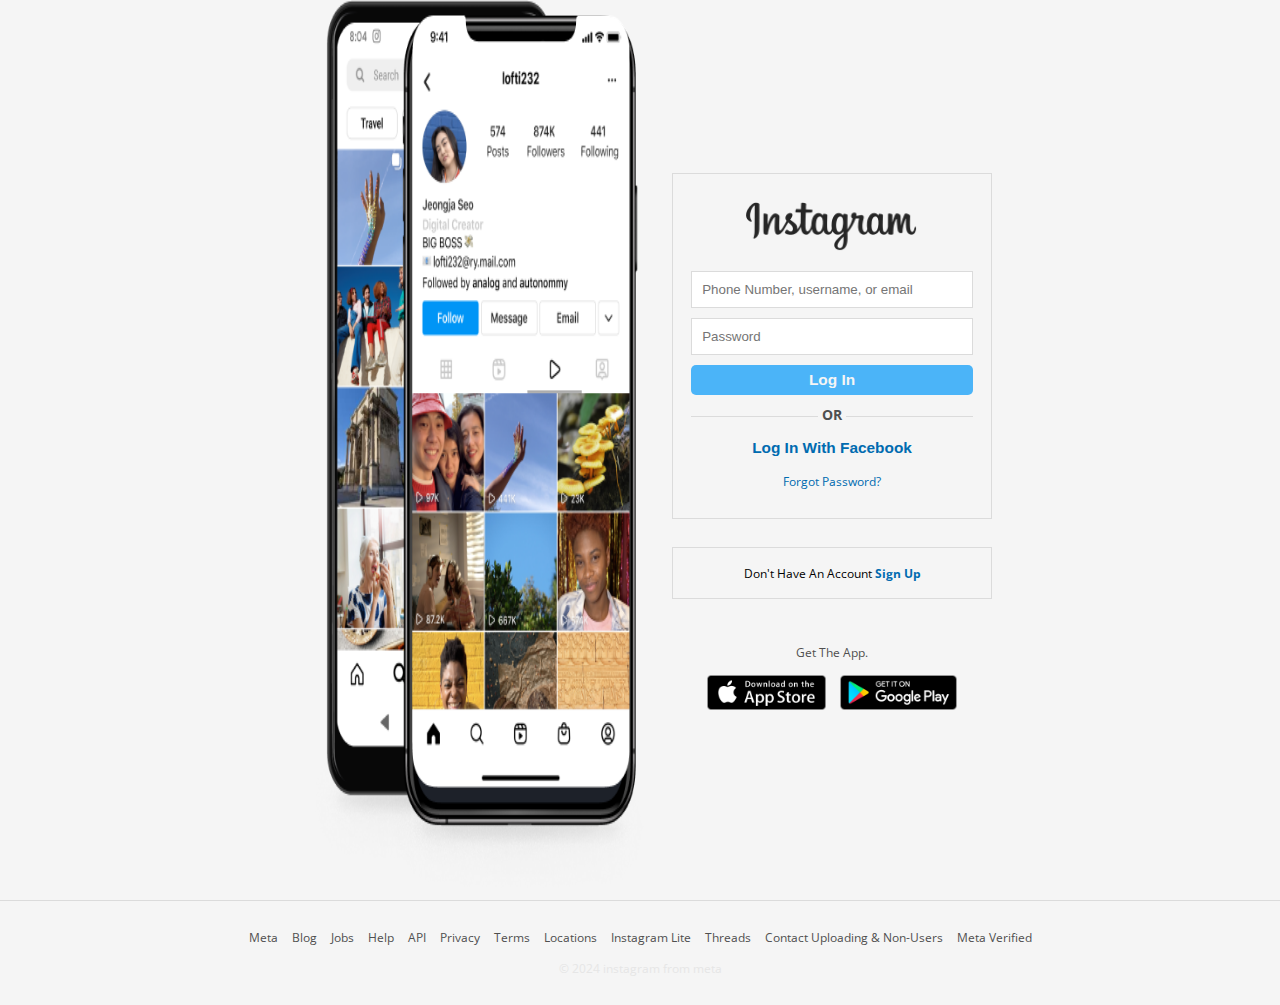
<file: index.html>
<!DOCTYPE html>
<html lang="en">
  <head>
    <meta charset="UTF-8" />
    <meta name="viewport" content="width=device-width, initial-scale=1.0" />
    <title>Instagram</title>
    <!-- ====================== custom css ====================== -->
    <link rel="stylesheet" href="css/style.css" />
    <!-- ====================== fontawesome icons ====================== -->
    <link
      rel="stylesheet"
      href="https://cdnjs.cloudflare.com/ajax/libs/font-awesome/6.4.0/css/all.min.css"
      integrity="sha512-iecdLmaskl7CVkqkXNQ/ZH/XLlvWZOJyj7Yy7tcenmpD1ypASozpmT/E0iPtmFIB46ZmdtAc9eNBvH0H/ZpiBw=="
      crossorigin="anonymous"
      referrerpolicy="no-referrer"
    />
    <!-- ====================== favicon ====================== -->
    <link rel="icon" href="images/favicon.png" type="image/x-icon" />
  </head>
  <body>
    <div class="parentcontainer">
      <!-- ====================== instagram sidebar logo ====================== -->
      <aside class="sidebarmenu">
        <div class="sidebarmenuinner">
          <a href="https://instagram.com" class="sidebarinstagramlogo"
            ><svg
              aria-label="Instagram"
              class="x1lliihq x1n2onr6 x5n08af"
              fill="currentColor"
              height="29"
              role="img"
              viewBox="32 4 113 32"
              width="103"
            >
              <title>instagram</title>
              <path
                clip-rule="evenodd"
                d="M37.82 4.11c-2.32.97-4.86 3.7-5.66 7.13-1.02 4.34 3.21 6.17 3.56 5.57.4-.7-.76-.94-1-3.2-.3-2.9 1.05-6.16 2.75-7.58.32-.27.3.1.3.78l-.06 14.46c0 3.1-.13 4.07-.36 5.04-.23.98-.6 1.64-.33 1.9.32.28 1.68-.4 2.46-1.5a8.13 8.13 0 0 0 1.33-4.58c.07-2.06.06-5.33.07-7.19 0-1.7.03-6.71-.03-9.72-.02-.74-2.07-1.51-3.03-1.1Zm82.13 14.48a9.42 9.42 0 0 1-.88 3.75c-.85 1.72-2.63 2.25-3.39-.22-.4-1.34-.43-3.59-.13-5.47.3-1.9 1.14-3.35 2.53-3.22 1.38.13 2.02 1.9 1.87 5.16ZM96.8 28.57c-.02 2.67-.44 5.01-1.34 5.7-1.29.96-3 .23-2.65-1.72.31-1.72 1.8-3.48 4-5.64l-.01 1.66Zm-.35-10a10.56 10.56 0 0 1-.88 3.77c-.85 1.72-2.64 2.25-3.39-.22-.5-1.69-.38-3.87-.13-5.25.33-1.78 1.12-3.44 2.53-3.44 1.38 0 2.06 1.5 1.87 5.14Zm-13.41-.02a9.54 9.54 0 0 1-.87 3.8c-.88 1.7-2.63 2.24-3.4-.23-.55-1.77-.36-4.2-.13-5.5.34-1.95 1.2-3.32 2.53-3.2 1.38.14 2.04 1.9 1.87 5.13Zm61.45 1.81c-.33 0-.49.35-.61.93-.44 2.02-.9 2.48-1.5 2.48-.66 0-1.26-1-1.42-3-.12-1.58-.1-4.48.06-7.37.03-.59-.14-1.17-1.73-1.75-.68-.25-1.68-.62-2.17.58a29.65 29.65 0 0 0-2.08 7.14c0 .06-.08.07-.1-.06-.07-.87-.26-2.46-.28-5.79 0-.65-.14-1.2-.86-1.65-.47-.3-1.88-.81-2.4-.2-.43.5-.94 1.87-1.47 3.48l-.74 2.2.01-4.88c0-.5-.34-.67-.45-.7a9.54 9.54 0 0 0-1.8-.37c-.48 0-.6.27-.6.67 0 .05-.08 4.65-.08 7.87v.46c-.27 1.48-1.14 3.49-2.09 3.49s-1.4-.84-1.4-4.68c0-2.24.07-3.21.1-4.83.02-.94.06-1.65.06-1.81-.01-.5-.87-.75-1.27-.85-.4-.09-.76-.13-1.03-.11-.4.02-.67.27-.67.62v.55a3.71 3.71 0 0 0-1.83-1.49c-1.44-.43-2.94-.05-4.07 1.53a9.31 9.31 0 0 0-1.66 4.73c-.16 1.5-.1 3.01.17 4.3-.33 1.44-.96 2.04-1.64 2.04-.99 0-1.7-1.62-1.62-4.4.06-1.84.42-3.13.82-4.99.17-.8.04-1.2-.31-1.6-.32-.37-1-.56-1.99-.33-.7.16-1.7.34-2.6.47 0 0 .05-.21.1-.6.23-2.03-1.98-1.87-2.69-1.22-.42.39-.7.84-.82 1.67-.17 1.3.9 1.91.9 1.91a22.22 22.22 0 0 1-3.4 7.23v-.7c-.01-3.36.03-6 .05-6.95.02-.94.06-1.63.06-1.8 0-.36-.22-.5-.66-.67-.4-.16-.86-.26-1.34-.3-.6-.05-.97.27-.96.65v.52a3.7 3.7 0 0 0-1.84-1.49c-1.44-.43-2.94-.05-4.07 1.53a10.1 10.1 0 0 0-1.66 4.72c-.15 1.57-.13 2.9.09 4.04-.23 1.13-.89 2.3-1.63 2.3-.95 0-1.5-.83-1.5-4.67 0-2.24.07-3.21.1-4.83.02-.94.06-1.65.06-1.81 0-.5-.87-.75-1.27-.85-.42-.1-.79-.13-1.06-.1-.37.02-.63.35-.63.6v.56a3.7 3.7 0 0 0-1.84-1.49c-1.44-.43-2.93-.04-4.07 1.53-.75 1.03-1.35 2.17-1.66 4.7a15.8 15.8 0 0 0-.12 2.04c-.3 1.81-1.61 3.9-2.68 3.9-.63 0-1.23-1.21-1.23-3.8 0-3.45.22-8.36.25-8.83l1.62-.03c.68 0 1.29.01 2.19-.04.45-.02.88-1.64.42-1.84-.21-.09-1.7-.17-2.3-.18-.5-.01-1.88-.11-1.88-.11s.13-3.26.16-3.6c.02-.3-.35-.44-.57-.53a7.77 7.77 0 0 0-1.53-.44c-.76-.15-1.1 0-1.17.64-.1.97-.15 3.82-.15 3.82-.56 0-2.47-.11-3.02-.11-.52 0-1.08 2.22-.36 2.25l3.2.09-.03 6.53v.47c-.53 2.73-2.37 4.2-2.37 4.2.4-1.8-.42-3.15-1.87-4.3-.54-.42-1.6-1.22-2.79-2.1 0 0 .69-.68 1.3-2.04.43-.96.45-2.06-.61-2.3-1.75-.41-3.2.87-3.63 2.25a2.61 2.61 0 0 0 .5 2.66l.15.19c-.4.76-.94 1.78-1.4 2.58-1.27 2.2-2.24 3.95-2.97 3.95-.58 0-.57-1.77-.57-3.43 0-1.43.1-3.58.19-5.8.03-.74-.34-1.16-.96-1.54a4.33 4.33 0 0 0-1.64-.69c-.7 0-2.7.1-4.6 5.57-.23.69-.7 1.94-.7 1.94l.04-6.57c0-.16-.08-.3-.27-.4a4.68 4.68 0 0 0-1.93-.54c-.36 0-.54.17-.54.5l-.07 10.3c0 .78.02 1.69.1 2.09.08.4.2.72.36.91.15.2.33.34.62.4.28.06 1.78.25 1.86-.32.1-.69.1-1.43.89-4.2 1.22-4.31 2.82-6.42 3.58-7.16.13-.14.28-.14.27.07l-.22 5.32c-.2 5.37.78 6.36 2.17 6.36 1.07 0 2.58-1.06 4.2-3.74l2.7-4.5 1.58 1.46c1.28 1.2 1.7 2.36 1.42 3.45-.21.83-1.02 1.7-2.44.86-.42-.25-.6-.44-1.01-.71-.23-.15-.57-.2-.78-.04-.53.4-.84.92-1.01 1.55-.17.61.45.94 1.09 1.22.55.25 1.74.47 2.5.5 2.94.1 5.3-1.42 6.94-5.34.3 3.38 1.55 5.3 3.72 5.3 1.45 0 2.91-1.88 3.55-3.72.18.75.45 1.4.8 1.96 1.68 2.65 4.93 2.07 6.56-.18.5-.69.58-.94.58-.94a3.07 3.07 0 0 0 2.94 2.87c1.1 0 2.23-.52 3.03-2.31.09.2.2.38.3.56 1.68 2.65 4.93 2.07 6.56-.18l.2-.28.05 1.4-1.5 1.37c-2.52 2.3-4.44 4.05-4.58 6.09-.18 2.6 1.93 3.56 3.53 3.69a4.5 4.5 0 0 0 4.04-2.11c.78-1.15 1.3-3.63 1.26-6.08l-.06-3.56a28.55 28.55 0 0 0 5.42-9.44s.93.01 1.92-.05c.32-.02.41.04.35.27-.07.28-1.25 4.84-.17 7.88.74 2.08 2.4 2.75 3.4 2.75 1.15 0 2.26-.87 2.85-2.17l.23.42c1.68 2.65 4.92 2.07 6.56-.18.37-.5.58-.94.58-.94.36 2.2 2.07 2.88 3.05 2.88 1.02 0 2-.42 2.78-2.28.03.82.08 1.49.16 1.7.05.13.34.3.56.37.93.34 1.88.18 2.24.11.24-.05.43-.25.46-.75.07-1.33.03-3.56.43-5.21.67-2.79 1.3-3.87 1.6-4.4.17-.3.36-.35.37-.03.01.64.04 2.52.3 5.05.2 1.86.46 2.96.65 3.3.57 1 1.27 1.05 1.83 1.05.36 0 1.12-.1 1.05-.73-.03-.31.02-2.22.7-4.96.43-1.79 1.15-3.4 1.41-4 .1-.21.15-.04.15 0-.06 1.22-.18 5.25.32 7.46.68 2.98 2.65 3.32 3.34 3.32 1.47 0 2.67-1.12 3.07-4.05.1-.7-.05-1.25-.48-1.25Z"
                fill="currentColor"
                fill-rule="evenodd"
              ></path></svg
          ></a>
          <div class="sidebarlinkscontainer">
            <a href="#" class="sidebarlinks"
              ><svg
                aria-label="Home"
                class="x1lliihq x1n2onr6 x5n08af"
                fill="currentColor"
                height="24"
                role="img"
                viewBox="0 0 24 24"
                width="24"
              >
                <title>Home</title>
                <path
                  d="M22 23h-6.001a1 1 0 0 1-1-1v-5.455a2.997 2.997 0 1 0-5.993 0V22a1 1 0 0 1-1 1H2a1 1 0 0 1-1-1V11.543a1.002 1.002 0 0 1 .31-.724l10-9.543a1.001 1.001 0 0 1 1.38 0l10 9.543a1.002 1.002 0 0 1 .31.724V22a1 1 0 0 1-1 1Z"
                ></path>
              </svg>
              <h2 class="sidebarlinktext activetab">home</h2></a
            >
            <a href="#" class="sidebarlinks"
              ><svg
                aria-label="Search"
                class="x1lliihq x1n2onr6 x5n08af"
                fill="currentColor"
                height="24"
                role="img"
                viewBox="0 0 24 24"
                width="24"
              >
                <title>Search</title>
                <path
                  d="M19 10.5A8.5 8.5 0 1 1 10.5 2a8.5 8.5 0 0 1 8.5 8.5Z"
                  fill="none"
                  stroke="currentColor"
                  stroke-linecap="round"
                  stroke-linejoin="round"
                  stroke-width="2"
                ></path>
                <line
                  fill="none"
                  stroke="currentColor"
                  stroke-linecap="round"
                  stroke-linejoin="round"
                  stroke-width="2"
                  x1="16.511"
                  x2="22"
                  y1="16.511"
                  y2="22"
                ></line>
              </svg>
              <h2 class="sidebarlinktext">search</h2></a
            >
            <a href="#" class="sidebarlinks"
              ><svg
                aria-label="Explore"
                class="x1lliihq x1n2onr6 x5n08af"
                fill="currentColor"
                height="24"
                role="img"
                viewBox="0 0 24 24"
                width="24"
              >
                <title>Explore</title>
                <polygon
                  fill="none"
                  points="13.941 13.953 7.581 16.424 10.06 10.056 16.42 7.585 13.941 13.953"
                  stroke="currentColor"
                  stroke-linecap="round"
                  stroke-linejoin="round"
                  stroke-width="2"
                ></polygon>
                <polygon
                  fill-rule="evenodd"
                  points="10.06 10.056 13.949 13.945 7.581 16.424 10.06 10.056"
                ></polygon>
                <circle
                  cx="12.001"
                  cy="12.005"
                  fill="none"
                  r="10.5"
                  stroke="currentColor"
                  stroke-linecap="round"
                  stroke-linejoin="round"
                  stroke-width="2"
                ></circle>
              </svg>
              <h2 class="sidebarlinktext">explore</h2></a
            >
            <a href="#" class="sidebarlinks"
              ><svg
                aria-label="Reels"
                class="x1lliihq x1n2onr6 x5n08af"
                fill="currentColor"
                height="24"
                role="img"
                viewBox="0 0 24 24"
                width="24"
              >
                <title>Reels</title>
                <line
                  fill="none"
                  stroke="currentColor"
                  stroke-linejoin="round"
                  stroke-width="2"
                  x1="2.049"
                  x2="21.95"
                  y1="7.002"
                  y2="7.002"
                ></line>
                <line
                  fill="none"
                  stroke="currentColor"
                  stroke-linecap="round"
                  stroke-linejoin="round"
                  stroke-width="2"
                  x1="13.504"
                  x2="16.362"
                  y1="2.001"
                  y2="7.002"
                ></line>
                <line
                  fill="none"
                  stroke="currentColor"
                  stroke-linecap="round"
                  stroke-linejoin="round"
                  stroke-width="2"
                  x1="7.207"
                  x2="10.002"
                  y1="2.11"
                  y2="7.002"
                ></line>
                <path
                  d="M2 12.001v3.449c0 2.849.698 4.006 1.606 4.945.94.908 2.098 1.607 4.946 1.607h6.896c2.848 0 4.006-.699 4.946-1.607.908-.939 1.606-2.096 1.606-4.945V8.552c0-2.848-.698-4.006-1.606-4.945C19.454 2.699 18.296 2 15.448 2H8.552c-2.848 0-4.006.699-4.946 1.607C2.698 4.546 2 5.704 2 8.552Z"
                  fill="none"
                  stroke="currentColor"
                  stroke-linecap="round"
                  stroke-linejoin="round"
                  stroke-width="2"
                ></path>
                <path
                  d="M9.763 17.664a.908.908 0 0 1-.454-.787V11.63a.909.909 0 0 1 1.364-.788l4.545 2.624a.909.909 0 0 1 0 1.575l-4.545 2.624a.91.91 0 0 1-.91 0Z"
                  fill-rule="evenodd"
                ></path>
              </svg>
              <h2 class="sidebarlinktext">reels</h2></a
            >
            <a href="#" class="sidebarlinks"
              ><svg
                aria-label="Messenger"
                class="x1lliihq x1n2onr6 x5n08af"
                fill="currentColor"
                height="24"
                role="img"
                viewBox="0 0 24 24"
                width="24"
              >
                <title>Messenger</title>
                <path
                  d="M12.003 2.001a9.705 9.705 0 1 1 0 19.4 10.876 10.876 0 0 1-2.895-.384.798.798 0 0 0-.533.04l-1.984.876a.801.801 0 0 1-1.123-.708l-.054-1.78a.806.806 0 0 0-.27-.569 9.49 9.49 0 0 1-3.14-7.175 9.65 9.65 0 0 1 10-9.7Z"
                  fill="none"
                  stroke="currentColor"
                  stroke-miterlimit="10"
                  stroke-width="1.739"
                ></path>
                <path
                  d="M17.79 10.132a.659.659 0 0 0-.962-.873l-2.556 2.05a.63.63 0 0 1-.758.002L11.06 9.47a1.576 1.576 0 0 0-2.277.42l-2.567 3.98a.659.659 0 0 0 .961.875l2.556-2.049a.63.63 0 0 1 .759-.002l2.452 1.84a1.576 1.576 0 0 0 2.278-.42Z"
                  fill-rule="evenodd"
                ></path>
              </svg>
              <h2 class="sidebarlinktext">messages</h2></a
            >
            <a href="#" class="sidebarlinks"
              ><svg
                aria-label="Notifications"
                class="x1lliihq x1n2onr6 x5n08af"
                fill="currentColor"
                height="24"
                role="img"
                viewBox="0 0 24 24"
                width="24"
              >
                <title>Notifications</title>
                <path
                  d="M16.792 3.904A4.989 4.989 0 0 1 21.5 9.122c0 3.072-2.652 4.959-5.197 7.222-2.512 2.243-3.865 3.469-4.303 3.752-.477-.309-2.143-1.823-4.303-3.752C5.141 14.072 2.5 12.167 2.5 9.122a4.989 4.989 0 0 1 4.708-5.218 4.21 4.21 0 0 1 3.675 1.941c.84 1.175.98 1.763 1.12 1.763s.278-.588 1.11-1.766a4.17 4.17 0 0 1 3.679-1.938m0-2a6.04 6.04 0 0 0-4.797 2.127 6.052 6.052 0 0 0-4.787-2.127A6.985 6.985 0 0 0 .5 9.122c0 3.61 2.55 5.827 5.015 7.97.283.246.569.494.853.747l1.027.918a44.998 44.998 0 0 0 3.518 3.018 2 2 0 0 0 2.174 0 45.263 45.263 0 0 0 3.626-3.115l.922-.824c.293-.26.59-.519.885-.774 2.334-2.025 4.98-4.32 4.98-7.94a6.985 6.985 0 0 0-6.708-7.218Z"
                ></path>
              </svg>
              <h2 class="sidebarlinktext">notifications</h2></a
            >
            <a href="#" class="sidebarlinks createpostpopupbtn"
              ><svg
                aria-label="New post"
                class="x1lliihq x1n2onr6 x5n08af"
                fill="currentColor"
                height="24"
                role="img"
                viewBox="0 0 24 24"
                width="24"
              >
                <title>New post</title>
                <path
                  d="M2 12v3.45c0 2.849.698 4.005 1.606 4.944.94.909 2.098 1.608 4.946 1.608h6.896c2.848 0 4.006-.7 4.946-1.608C21.302 19.455 22 18.3 22 15.45V8.552c0-2.849-.698-4.006-1.606-4.945C19.454 2.7 18.296 2 15.448 2H8.552c-2.848 0-4.006.699-4.946 1.607C2.698 4.547 2 5.703 2 8.552Z"
                  fill="none"
                  stroke="currentColor"
                  stroke-linecap="round"
                  stroke-linejoin="round"
                  stroke-width="2"
                ></path>
                <line
                  fill="none"
                  stroke="currentColor"
                  stroke-linecap="round"
                  stroke-linejoin="round"
                  stroke-width="2"
                  x1="6.545"
                  x2="17.455"
                  y1="12.001"
                  y2="12.001"
                ></line>
                <line
                  fill="none"
                  stroke="currentColor"
                  stroke-linecap="round"
                  stroke-linejoin="round"
                  stroke-width="2"
                  x1="12.003"
                  x2="12.003"
                  y1="6.545"
                  y2="17.455"
                ></line>
              </svg>
              <h2 class="sidebarlinktext">create</h2></a
            >
            <a href="#" class="sidebarlinks"
              ><div class="photobox">
                <img
                  src="images/profilepic.jpg"
                  alt="profile pic"
                  class="profilepic"
                />
              </div>
              <h2 class="sidebarlinktext">profile</h2></a
            >
            <a href="#" class="sidebarlinks moreoptionspopupbtn"
              ><svg
                aria-label="Settings"
                class="x1lliihq x1n2onr6 x5n08af"
                fill="currentColor"
                height="24"
                role="img"
                viewBox="0 0 24 24"
                width="24"
              >
                <title>Settings</title>
                <line
                  fill="none"
                  stroke="currentColor"
                  stroke-linecap="round"
                  stroke-linejoin="round"
                  stroke-width="2"
                  x1="3"
                  x2="21"
                  y1="4"
                  y2="4"
                ></line>
                <line
                  fill="none"
                  stroke="currentColor"
                  stroke-linecap="round"
                  stroke-linejoin="round"
                  stroke-width="2"
                  x1="3"
                  x2="21"
                  y1="12"
                  y2="12"
                ></line>
                <line
                  fill="none"
                  stroke="currentColor"
                  stroke-linecap="round"
                  stroke-linejoin="round"
                  stroke-width="2"
                  x1="3"
                  x2="21"
                  y1="20"
                  y2="20"
                ></line>
              </svg>
              <h2 class="sidebarlinktext">more</h2></a
            >
            <div class="moreoptionspopupcontainer">
              <a href="#" class="sidebarlinks popuplinks">
                <svg
                  aria-label="Settings"
                  class="x1lliihq x1n2onr6 x5n08af"
                  fill="currentColor"
                  height="18"
                  role="img"
                  viewBox="0 0 24 24"
                  width="18"
                >
                  <title>Settings</title>
                  <circle
                    cx="12"
                    cy="12"
                    fill="none"
                    r="8.635"
                    stroke="currentColor"
                    stroke-linecap="round"
                    stroke-linejoin="round"
                    stroke-width="2"
                  ></circle>
                  <path
                    d="M14.232 3.656a1.269 1.269 0 0 1-.796-.66L12.93 2h-1.86l-.505.996a1.269 1.269 0 0 1-.796.66m-.001 16.688a1.269 1.269 0 0 1 .796.66l.505.996h1.862l.505-.996a1.269 1.269 0 0 1 .796-.66M3.656 9.768a1.269 1.269 0 0 1-.66.796L2 11.07v1.862l.996.505a1.269 1.269 0 0 1 .66.796m16.688-.001a1.269 1.269 0 0 1 .66-.796L22 12.93v-1.86l-.996-.505a1.269 1.269 0 0 1-.66-.796M7.678 4.522a1.269 1.269 0 0 1-1.03.096l-1.06-.348L4.27 5.587l.348 1.062a1.269 1.269 0 0 1-.096 1.03m11.8 11.799a1.269 1.269 0 0 1 1.03-.096l1.06.348 1.318-1.317-.348-1.062a1.269 1.269 0 0 1 .096-1.03m-14.956.001a1.269 1.269 0 0 1 .096 1.03l-.348 1.06 1.317 1.318 1.062-.348a1.269 1.269 0 0 1 1.03.096m11.799-11.8a1.269 1.269 0 0 1-.096-1.03l.348-1.06-1.317-1.318-1.062.348a1.269 1.269 0 0 1-1.03-.096"
                    fill="none"
                    stroke="currentColor"
                    stroke-linejoin="round"
                    stroke-width="2"
                  ></path>
                </svg>
                <h2 class="sidebarlinktext">settings</h2>
              </a>
              <a href="#" class="sidebarlinks popuplinks">
                <svg
                  aria-label="Your activity"
                  class="x1lliihq x1n2onr6 x5n08af"
                  fill="currentColor"
                  height="18"
                  role="img"
                  viewBox="0 0 24 24"
                  width="18"
                >
                  <title>Your activity</title>
                  <path
                    d="M19 1H5C2.794 1 1 2.794 1 5v14c0 2.206 1.794 4 4 4h14c2.206 0 4-1.794 4-4V5c0-2.206-1.794-4-4-4ZM5 3h14c1.103 0 2 .897 2 2v6h-2.382l-2.723-5.447c-.34-.678-1.45-.678-1.79 0L9 15.764l-2.105-4.211A1 1 0 0 0 6 11H3V5c0-1.103.897-2 2-2Zm14 18H5c-1.103 0-2-.897-2-2v-6h2.382l2.723 5.447a1 1 0 0 0 1.79 0L15 8.236l2.105 4.211A1 1 0 0 0 18 13h3v6c0 1.103-.897 2-2 2Z"
                  ></path>
                </svg>
                <h2 class="sidebarlinktext">your activity</h2>
              </a>
              <a href="#" class="sidebarlinks popuplinks">
                <svg
                  aria-label="Saved"
                  class="x1lliihq x1n2onr6 x5n08af"
                  fill="currentColor"
                  height="18"
                  role="img"
                  viewBox="0 0 24 24"
                  width="18"
                >
                  <title>Saved</title>
                  <polygon
                    fill="none"
                    points="20 21 12 13.44 4 21 4 3 20 3 20 21"
                    stroke="currentColor"
                    stroke-linecap="round"
                    stroke-linejoin="round"
                    stroke-width="2"
                  ></polygon>
                </svg>
                <h2 class="sidebarlinktext">saved</h2>
              </a>
              <a href="#" class="sidebarlinks popuplinks">
                <svg
                  aria-label="Theme icon"
                  class="x1lliihq x1n2onr6 x5n08af"
                  fill="currentColor"
                  height="18"
                  role="img"
                  viewBox="0 0 24 24"
                  width="18"
                >
                  <title>Theme icon</title>
                  <path
                    d="M11.502,22.99805A11.4313,11.4313,0,0,1,.49512,14.83691a.99889.99889,0,0,1,.251-.998,1.01148,1.01148,0,0,1,.99707-.249,9.43041,9.43041,0,0,0,2.75879.40821A9.5082,9.5082,0,0,0,13.5957,1.74023a1.00039,1.00039,0,0,1,1.24707-1.248A11.501,11.501,0,0,1,11.502,22.99805ZM3.08984,15.91211A9.49991,9.49991,0,0,0,21.002,11.498,9.57875,9.57875,0,0,0,15.916,3.08594,11.5083,11.5083,0,0,1,3.08984,15.91211Z"
                  ></path>
                </svg>
                <h2 class="sidebarlinktext">switch appearence</h2>
              </a>
              <a href="#" class="sidebarlinks popuplinks">
                <svg
                  aria-label="Report a problem"
                  class="x1lliihq x1n2onr6 x5n08af"
                  fill="currentColor"
                  height="18"
                  role="img"
                  viewBox="0 0 24 24"
                  width="18"
                >
                  <title>Report a problem</title>
                  <path
                    d="M18.001 1h-12a5.006 5.006 0 0 0-5 5v9.005a5.006 5.006 0 0 0 5 5h2.514l2.789 2.712a1 1 0 0 0 1.394 0l2.787-2.712h2.516a5.006 5.006 0 0 0 5-5V6a5.006 5.006 0 0 0-5-5Zm3 14.005a3.003 3.003 0 0 1-3 3h-2.936a1 1 0 0 0-.79.387l-2.274 2.212-2.276-2.212a1 1 0 0 0-.79-.387H6a3.003 3.003 0 0 1-3-3V6a3.003 3.003 0 0 1 3-3h12a3.003 3.003 0 0 1 3 3Zm-9-1.66a1.229 1.229 0 1 0 1.228 1.228A1.23 1.23 0 0 0 12 13.344Zm0-8.117a1.274 1.274 0 0 0-.933.396 1.108 1.108 0 0 0-.3.838l.347 4.861a.892.892 0 0 0 1.77 0l.348-4.86a1.106 1.106 0 0 0-.3-.838A1.272 1.272 0 0 0 12 5.228Z"
                  ></path>
                </svg>
                <h2 class="sidebarlinktext">report a problem</h2>
              </a>
              <a href="#" class="sidebarlinks popuplinks popuptopbottombars">
                <svg
                  aria-label="Threads"
                  class="x1lliihq x1n2onr6 x5n08af"
                  fill="currentColor"
                  height="18"
                  role="img"
                  viewBox="0 0 192 192"
                  width="18"
                >
                  <title>Threads</title>
                  <path
                    class="xcslo1z"
                    d="M141.537 88.9883C140.71 88.5919 139.87 88.2104 139.019 87.8451C137.537 60.5382 122.616 44.905 97.5619 44.745C97.4484 44.7443 97.3355 44.7443 97.222 44.7443C82.2364 44.7443 69.7731 51.1409 62.102 62.7807L75.881 72.2328C81.6116 63.5383 90.6052 61.6848 97.2286 61.6848C97.3051 61.6848 97.3819 61.6848 97.4576 61.6855C105.707 61.7381 111.932 64.1366 115.961 68.814C118.893 72.2193 120.854 76.925 121.825 82.8638C114.511 81.6207 106.601 81.2385 98.145 81.7233C74.3247 83.0954 59.0111 96.9879 60.0396 116.292C60.5615 126.084 65.4397 134.508 73.775 140.011C80.8224 144.663 89.899 146.938 99.3323 146.423C111.79 145.74 121.563 140.987 128.381 132.296C133.559 125.696 136.834 117.143 138.28 106.366C144.217 109.949 148.617 114.664 151.047 120.332C155.179 129.967 155.42 145.8 142.501 158.708C131.182 170.016 117.576 174.908 97.0135 175.059C74.2042 174.89 56.9538 167.575 45.7381 153.317C35.2355 139.966 29.8077 120.682 29.6052 96C29.8077 71.3178 35.2355 52.0336 45.7381 38.6827C56.9538 24.4249 74.2039 17.11 97.0132 16.9405C119.988 17.1113 137.539 24.4614 149.184 38.788C154.894 45.8136 159.199 54.6488 162.037 64.9503L178.184 60.6422C174.744 47.9622 169.331 37.0357 161.965 27.974C147.036 9.60668 125.202 0.195148 97.0695 0H96.9569C68.8816 0.19447 47.2921 9.6418 32.7883 28.0793C19.8819 44.4864 13.2244 67.3157 13.0007 95.9325L13 96L13.0007 96.0675C13.2244 124.684 19.8819 147.514 32.7883 163.921C47.2921 182.358 68.8816 191.806 96.9569 192H97.0695C122.03 191.827 139.624 185.292 154.118 170.811C173.081 151.866 172.51 128.119 166.26 113.541C161.776 103.087 153.227 94.5962 141.537 88.9883ZM98.4405 129.507C88.0005 130.095 77.1544 125.409 76.6196 115.372C76.2232 107.93 81.9158 99.626 99.0812 98.6368C101.047 98.5234 102.976 98.468 104.871 98.468C111.106 98.468 116.939 99.0737 122.242 100.233C120.264 124.935 108.662 128.946 98.4405 129.507Z"
                  ></path>
                </svg>
                <h2 class="sidebarlinktext">threads</h2>
              </a>
              <a href="#" class="sidebarlinks popuplinks">
                <h2 class="sidebarlinktext">switch accounts</h2>
              </a>
              <!-- <a href="#" class="sidebarlinks popuplinks">
                      <h2 class="sidebarlinktext">log out</h2>
                    </a> -->
              <button class="sidebarlinks popuplinks" id="logoutbtn">
                log out
              </button>
            </div>
          </div>
        </div>
      </aside>
      <!-- ====================== feed content main section ====================== -->
      <main class="feedcontentmaincontainer">
        <!-- ====================== story scroll container area ====================== -->
        <div class="story-scroll-container">
          <button
            id="scrollstoryleft"
            class="storyscrollbtns"
            onclick="scrollhorizontally(1)"
          >
            <i class="fa-solid fa-chevron-left"></i>
          </button>
          <button
            id="scrollstoryright"
            class="storyscrollbtns"
            onclick="scrollhorizontally(-1)"
          >
            <i class="fa-solid fa-chevron-right"></i>
          </button>
          <div class="stories-container">
            <div class="story">
              <div class="photobox">
                <img
                  src="images/postusers1.png"
                  alt="user's profile pic of story"
                  class="profilepic"
                />
              </div>
              <div class="userstory-namebox">
                <h4 class="storyusername">random_user</h4>
              </div>
            </div>
            <div class="story">
              <div class="photobox">
                <img
                  src="images/postusers2.png"
                  alt="user's profile pic of story"
                  class="profilepic"
                />
              </div>
              <div class="userstory-namebox">
                <h4 class="storyusername">random_user</h4>
              </div>
            </div>
            <div class="story">
              <div class="photobox">
                <img
                  src="images/postusers3.jpg"
                  alt="user's profile pic of story"
                  class="profilepic"
                />
              </div>
              <div class="userstory-namebox">
                <h4 class="storyusername">random_user</h4>
              </div>
            </div>
            <div class="story">
              <div class="photobox">
                <img
                  src="images/postusers1.png"
                  alt="user's profile pic of story"
                  class="profilepic"
                />
              </div>
              <div class="userstory-namebox">
                <h4 class="storyusername">random_user</h4>
              </div>
            </div>
            <div class="story">
              <div class="photobox">
                <img
                  src="images/postusers2.png"
                  alt="user's profile pic of story"
                  class="profilepic"
                />
              </div>
              <div class="userstory-namebox">
                <h4 class="storyusername">random_user</h4>
              </div>
            </div>
            <div class="story">
              <div class="photobox">
                <img
                  src="images/postusers2.png"
                  alt="user's profile pic of story"
                  class="profilepic"
                />
              </div>
              <div class="userstory-namebox">
                <h4 class="storyusername">random_user</h4>
              </div>
            </div>
            <div class="story">
              <div class="photobox">
                <img
                  src="images/postusers3.jpg"
                  alt="user's profile pic of story"
                  class="profilepic"
                />
              </div>
              <div class="userstory-namebox">
                <h4 class="storyusername">random_user</h4>
              </div>
            </div>
            <div class="story">
              <div class="photobox">
                <img
                  src="images/postusers1.png"
                  alt="user's profile pic of story"
                  class="profilepic"
                />
              </div>
              <div class="userstory-namebox">
                <h4 class="storyusername">random_user</h4>
              </div>
            </div>
            <div class="story">
              <div class="photobox">
                <img
                  src="images/postusers2.png"
                  alt="user's profile pic of story"
                  class="profilepic"
                />
              </div>
              <div class="userstory-namebox">
                <h4 class="storyusername">random_user</h4>
              </div>
            </div>
            <div class="story">
              <div class="photobox">
                <img
                  src="images/postusers3.jpg"
                  alt="user's profile pic of story"
                  class="profilepic"
                />
              </div>
              <div class="userstory-namebox">
                <h4 class="storyusername">random_user</h4>
              </div>
            </div>
            <div class="story">
              <div class="photobox">
                <img
                  src="images/postusers1.png"
                  alt="user's profile pic of story"
                  class="profilepic"
                />
              </div>
              <div class="userstory-namebox">
                <h4 class="storyusername">random_user</h4>
              </div>
            </div>
            <div class="story">
              <div class="photobox">
                <img
                  src="images/postusers2.png"
                  alt="user's profile pic of story"
                  class="profilepic"
                />
              </div>
              <div class="userstory-namebox">
                <h4 class="storyusername">random_user</h4>
              </div>
            </div>
            <div class="story">
              <div class="photobox">
                <img
                  src="images/postusers2.png"
                  alt="user's profile pic of story"
                  class="profilepic"
                />
              </div>
              <div class="userstory-namebox">
                <h4 class="storyusername">random_user</h4>
              </div>
            </div>
            <div class="story">
              <div class="photobox">
                <img
                  src="images/postusers3.jpg"
                  alt="user's profile pic of story"
                  class="profilepic"
                />
              </div>
              <div class="userstory-namebox">
                <h4 class="storyusername">random_user</h4>
              </div>
            </div>
            <div class="story">
              <div class="photobox">
                <img
                  src="images/postusers1.png"
                  alt="user's profile pic of story"
                  class="profilepic"
                />
              </div>
              <div class="userstory-namebox">
                <h4 class="storyusername">random_user</h4>
              </div>
            </div>
            <div class="story">
              <div class="photobox">
                <img
                  src="images/postusers2.png"
                  alt="user's profile pic of story"
                  class="profilepic"
                />
              </div>
              <div class="userstory-namebox">
                <h4 class="storyusername">random_user</h4>
              </div>
            </div>
            <div class="story">
              <div class="photobox">
                <img
                  src="images/postusers3.jpg"
                  alt="user's profile pic of story"
                  class="profilepic"
                />
              </div>
              <div class="userstory-namebox">
                <h4 class="storyusername">random_user</h4>
              </div>
            </div>
            <div class="story">
              <div class="photobox">
                <img
                  src="images/postusers1.png"
                  alt="user's profile pic of story"
                  class="profilepic"
                />
              </div>
              <div class="userstory-namebox">
                <h4 class="storyusername">random_user</h4>
              </div>
            </div>
            <div class="story">
              <div class="photobox">
                <img
                  src="images/postusers2.png"
                  alt="user's profile pic of story"
                  class="profilepic"
                />
              </div>
              <div class="userstory-namebox">
                <h4 class="storyusername">random_user</h4>
              </div>
            </div>
          </div>
        </div>
        <!-- ====================== user's posts content area ====================== -->
        <div class="posts-container">
          <!-- <div class="posts">
            <div class="posts-maincontent-container">
              <div class="posted-userdetails-container">
                <div class="posted-userdetails-box">
                  <div class="photobox">
                    <img
                      src="images/postusers1.png"
                      alt="posted user's profile pic"
                      class="profilepic"
                    />
                  </div>
                  <div class="userdetails-inner-box">
                    <h3 class="posted-username">random_user <span class="timestamp">1d</span></h3>
                    <p class="location">earth</p>
                  </div>
                </div>
                <div class="posts-otheroptions-container">
                  <svg
                    aria-label="More options"
                    class="x1lliihq x1n2onr6 x5n08af"
                    fill="currentColor"
                    height="24"
                    role="img"
                    viewBox="0 0 24 24"
                    width="24"
                  >
                    <title>More options</title>
                    <circle cx="12" cy="12" r="1.5"></circle>
                    <circle cx="6" cy="12" r="1.5"></circle>
                    <circle cx="18" cy="12" r="1.5"></circle>
                  </svg>
                </div>
              </div>
              <div class="usersfeedcontentpost">
                <img
                  src="images/postusers3.jpg"
                  alt="user's posted photo"
                  class="userfeedpic"
                />
              </div>
              <div class="post-activity-container">
                <div class="post-activity-inner-container">
                  <div class="likeicon">
                    <i class="fa-regular fa-heart"></i>
                  </div>
                  <div class="commenticon">
                    <svg
                      aria-label="Comment"
                      class="x1lliihq x1n2onr6 x5n08af"
                      fill="currentColor"
                      height="24"
                      role="img"
                      viewBox="0 0 24 24"
                      width="24"
                    >
                      <title>Comment</title>
                      <path
                        d="M20.656 17.008a9.993 9.993 0 1 0-3.59 3.615L22 22Z"
                        fill="none"
                        stroke="currentColor"
                        stroke-linejoin="round"
                        stroke-width="2"
                      ></path>
                    </svg>
                  </div>
                  <div class="shareicon">
                    <svg
                      aria-label="Share Post"
                      class="x1lliihq x1n2onr6 x1roi4f4"
                      fill="currentColor"
                      height="24"
                      role="img"
                      viewBox="0 0 24 24"
                      width="24"
                    >
                      <title>Share Post</title>
                      <line
                        fill="none"
                        stroke="currentColor"
                        stroke-linejoin="round"
                        stroke-width="2"
                        x1="22"
                        x2="9.218"
                        y1="3"
                        y2="10.083"
                      ></line>
                      <polygon
                        fill="none"
                        points="11.698 20.334 22 3.001 2 3.001 9.218 10.084 11.698 20.334"
                        stroke="currentColor"
                        stroke-linejoin="round"
                        stroke-width="2"
                      ></polygon>
                    </svg>
                  </div>
                </div>
                <div class="collections-activity-container">
                  <div class="saveicon">
                    <svg
                      aria-label="Save"
                      class="x1lliihq x1n2onr6 x5n08af"
                      fill="currentColor"
                      height="24"
                      role="img"
                      viewBox="0 0 24 24"
                      width="24"
                    >
                      <title>Save</title>
                      <polygon
                        fill="none"
                        points="20 21 12 13.44 4 21 4 3 20 3 20 21"
                        stroke="currentColor"
                        stroke-linecap="round"
                        stroke-linejoin="round"
                        stroke-width="2"
                      ></polygon>
                    </svg>
                  </div>
                </div>
              </div>
              <div class="captions-otherdetails-container">
                <div class="relateduser-likedby-activity">
                  <p class="likedbytext">
                    Liked by
                    <h3 class="likedusername posted-usename">__bottom.g__</h3>
                    and others
                  </p>
                </div>
                <div class="user-post-caption-container">
                  <h3 class="posted-username">random_user</h3>
                  <p class="usercaptiontext">i say life is exceptionally hard as man</p>
                </div>
                <div class="show-posts-comments-container">
                  <p class="commentsheadline">view all 23,502 comments</p>
                </div>
                <div class="post-comments-container">
                  <div class="post-comment-input-container">
                    <form action="#" method="post" class="postcommentsform">
                      <input type="text" name="postcomment" placeholder="Add a Comment..." class="post-comment-inputfield">
                    </form>
                  </div>
                </div>
              </div>
            </div>
          </div> -->
          <!-- <div class="posts">
            <div class="posts-maincontent-container">
              <div class="posted-userdetails-container">
                <div class="posted-userdetails-box">
                  <div class="photobox">
                    <img
                      src="images/postusers1.png"
                      alt="posted user's profile pic"
                      class="profilepic"
                    />
                  </div>
                  <div class="userdetails-inner-box">
                    <h3 class="posted-username">random_user <span class="timestamp">1d</span></h3>
                    <p class="location">earth</p>
                  </div>
                </div>
                <div class="posts-otheroptions-container">
                  <svg
                    aria-label="More options"
                    class="x1lliihq x1n2onr6 x5n08af"
                    fill="currentColor"
                    height="24"
                    role="img"
                    viewBox="0 0 24 24"
                    width="24"
                  >
                    <title>More options</title>
                    <circle cx="12" cy="12" r="1.5"></circle>
                    <circle cx="6" cy="12" r="1.5"></circle>
                    <circle cx="18" cy="12" r="1.5"></circle>
                  </svg>
                </div>
              </div>
              <div class="usersfeedcontentpost">
                <img
                  src="images/postusers3.jpg"
                  alt="user's posted photo"
                  class="userfeedpic"
                />
              </div>
              <div class="post-activity-container">
                <div class="post-activity-inner-container">
                  <div class="likeicon">
                    <i class="fa-regular fa-heart"></i>
                  </div>
                  <div class="commenticon">
                    <svg
                      aria-label="Comment"
                      class="x1lliihq x1n2onr6 x5n08af"
                      fill="currentColor"
                      height="24"
                      role="img"
                      viewBox="0 0 24 24"
                      width="24"
                    >
                      <title>Comment</title>
                      <path
                        d="M20.656 17.008a9.993 9.993 0 1 0-3.59 3.615L22 22Z"
                        fill="none"
                        stroke="currentColor"
                        stroke-linejoin="round"
                        stroke-width="2"
                      ></path>
                    </svg>
                  </div>
                  <div class="shareicon">
                    <svg
                      aria-label="Share Post"
                      class="x1lliihq x1n2onr6 x1roi4f4"
                      fill="currentColor"
                      height="24"
                      role="img"
                      viewBox="0 0 24 24"
                      width="24"
                    >
                      <title>Share Post</title>
                      <line
                        fill="none"
                        stroke="currentColor"
                        stroke-linejoin="round"
                        stroke-width="2"
                        x1="22"
                        x2="9.218"
                        y1="3"
                        y2="10.083"
                      ></line>
                      <polygon
                        fill="none"
                        points="11.698 20.334 22 3.001 2 3.001 9.218 10.084 11.698 20.334"
                        stroke="currentColor"
                        stroke-linejoin="round"
                        stroke-width="2"
                      ></polygon>
                    </svg>
                  </div>
                </div>
                <div class="collections-activity-container">
                  <div class="saveicon">
                    <svg
                      aria-label="Save"
                      class="x1lliihq x1n2onr6 x5n08af"
                      fill="currentColor"
                      height="24"
                      role="img"
                      viewBox="0 0 24 24"
                      width="24"
                    >
                      <title>Save</title>
                      <polygon
                        fill="none"
                        points="20 21 12 13.44 4 21 4 3 20 3 20 21"
                        stroke="currentColor"
                        stroke-linecap="round"
                        stroke-linejoin="round"
                        stroke-width="2"
                      ></polygon>
                    </svg>
                  </div>
                </div>
              </div>
              <div class="captions-otherdetails-container">
                <div class="relateduser-likedby-activity">
                  <p class="likedbytext">
                    Liked by
                    <h3 class="likedusername posted-usename">__bottom.g__</h3>
                    and others
                  </p>
                </div>
                <div class="user-post-caption-container">
                  <h3 class="posted-username">random_user</h3>
                  <p class="usercaptiontext">i say life is exceptionally hard as man</p>
                </div>
                <div class="show-posts-comments-container">
                  <p class="commentsheadline">view all 23,502 comments</p>
                </div>
                <div class="post-comments-container">
                  <div class="post-comment-input-container">
                    <form action="#" method="post" class="postcommentsform">
                      <input type="text" name="postcomment" placeholder="Add a Comment..." class="post-comment-inputfield">
                    </form>
                  </div>
                </div>
              </div>
            </div>
          </div> -->
        </div>
        <div class="all-caughtup-posts-container">
          <div class="photobox">
            <img
              src="images/allpostcaughtup.png"
              class="allposts-caughtup-pic"
              alt=""
            />
          </div>
          <div class="contentbox">
            <h2 class="allposts-caughtup-headline">you're all caught up</h2>
            <p class="allposts-caughtup-description">
              you've seen all new posts from the past 3 days
            </p>
          </div>
          <a href="#" class="viewolderpostslinks">view older posts</a>
        </div>
      </main>
      <!-- ====================== suggestion area ====================== -->
      <section class="feedsidebarsection">
        <!-- ====================== logged in user's credentials ====================== -->
        <div class="loggedinuserprofilecontainer">
          <div class="loggedin-userdetails-container">
            <div class="photobox">
              <img
                src="images/profilepic.jpg"
                alt="user's profile pic"
                class="profilepic"
              />
            </div>
            <div class="loggeduserdetails">
              <h4 class="loggedinusername" id="currentloggedinusername"></h4>
              <p class="loggedinusernametitle"></p>
            </div>
          </div>
          <div class="logoutswitchcontainer">
            <a href="#" class="logoutswitchprofile">switch</a>
          </div>
        </div>
        <!-- ====================== suggested users profiles area ====================== -->
        <div class="usersuggestionprofilescontainer">
          <div class="usersuggestionprofileheadline">
            <h4 class="usersuggestionheadline">suggested for you</h4>
            <a href="#" class="seeallbtn">see all</a>
          </div>
        </div>
        <div class="users-suggestion-profile-container">
          <div class="usersuggestion-profilecard">
            <div class="loggedin-userdetails-container">
              <div class="photobox">
                <img
                  src="images/postusers1.png"
                  alt="user's profile pic"
                  class="profilepic"
                />
              </div>
              <div class="loggeduserdetails">
                <h4
                  class="loggedinusername usersuggestionprofilecards"
                  id="firstprofileusername"
                >
                  b.e.l.l.a
                </h4>
                <p class="loggedinusernametitle">suggested for you</p>
              </div>
            </div>
            <div class="logoutswitchcontainer">
              <a href="#" class="logoutswitchprofile">follow</a>
            </div>
          </div>
          <!-- ====================== profile details for user 1 ====================== -->
          <div
            class="usersuggestion-profiledetails-cards"
            id="firstprofileusernamedetails"
          >
            <div class="suggested-user-activity">
              <div class="usersuggestion-profiledetails-container">
                <div class="photobox">
                  <img
                    src="images/postusers1.png"
                    alt="suggestion user profile pic"
                    class="profilepic"
                  />
                </div>
                <div class="usersuggestiondetailsbox">
                  <h4 class="loggedinusernametitle">b.e.l.l.a</h4>
                  <p class="loggedinusername">Bella</p>
                </div>
              </div>
              <div class="followers-activity-details-container">
                <div class="suggested-users-posts">
                  <h4 class="totalposts">14</h4>
                  <div class="postsheadline">posts</div>
                </div>
                <div class="suggested-users-followers">
                  <h4 class="totalfollowers">3</h4>
                  <div class="followersheadline">followers</div>
                </div>
                <div class="suggested-users-following">
                  <h4 class="totalfollowingcontainer">0</h4>
                  <div class="followingheadline">following</div>
                </div>
              </div>
            </div>
            <div class="userpicscontainer">
              <div class="photobox">
                <img
                  src="images/postusers2.png"
                  alt="profile pic"
                  class="userprofilepic"
                />
              </div>
              <div class="photobox">
                <img
                  src="images/postusers1.png"
                  alt="profile pic"
                  class="userprofilepic"
                />
              </div>
              <div class="photobox">
                <img
                  src="images/postusers3.jpg"
                  alt="profile pic"
                  class="userprofilepic"
                />
              </div>
            </div>
            <button class="followbtn">
              <svg
                aria-label="Similar accounts"
                class="x1lliihq x1n2onr6 x5n08af"
                fill="currentColor"
                height="16"
                role="img"
                viewBox="0 0 24 24"
                width="16"
              >
                <title>Similar accounts</title>
                <path
                  d="M19.006 8.252a3.5 3.5 0 1 1-3.499-3.5 3.5 3.5 0 0 1 3.5 3.5Z"
                  fill="none"
                  stroke="currentColor"
                  stroke-miterlimit="10"
                  stroke-width="2"
                ></path>
                <path
                  d="M22 19.5v-.447a4.05 4.05 0 0 0-4.05-4.049h-4.906a4.05 4.05 0 0 0-4.049 4.049v.447"
                  fill="none"
                  stroke="currentColor"
                  stroke-linecap="round"
                  stroke-linejoin="round"
                  stroke-width="2"
                ></path>
                <line
                  fill="none"
                  stroke="currentColor"
                  stroke-linecap="round"
                  stroke-miterlimit="10"
                  stroke-width="2"
                  x1="5.001"
                  x2="5.001"
                  y1="7.998"
                  y2="14.003"
                ></line>
                <line
                  fill="none"
                  stroke="currentColor"
                  stroke-linecap="round"
                  stroke-miterlimit="10"
                  stroke-width="2"
                  x1="8.004"
                  x2="2.003"
                  y1="11"
                  y2="11"
                ></line>
              </svg>
              follow
            </button>
          </div>
          <div class="usersuggestion-profilecard">
            <div class="loggedin-userdetails-container">
              <div class="photobox">
                <img
                  src="images/postusers2.png"
                  alt="user's profile pic"
                  class="profilepic"
                />
              </div>
              <div class="loggeduserdetails">
                <h4
                  class="loggedinusername usersuggestionprofilecards"
                  id="secondprofileusername"
                >
                  jack_stuart
                </h4>
                <p class="loggedinusernametitle">suggested for you</p>
              </div>
            </div>
            <div class="logoutswitchcontainer">
              <a href="#" class="logoutswitchprofile">follow</a>
            </div>
          </div>
          <!-- ====================== profile details for user 2 ====================== -->
          <div
            class="usersuggestion-profiledetails-cards"
            id="secondprofileusernamedetails"
          >
            <div class="suggested-user-activity">
              <div class="usersuggestion-profiledetails-container">
                <div class="photobox">
                  <img
                    src="images/postusers2.png"
                    alt="suggestion user profile pic"
                    class="profilepic"
                  />
                </div>
                <div class="usersuggestiondetailsbox">
                  <h4 class="loggedinusernametitle">jack_stuart</h4>
                  <p class="loggedinusername">jack</p>
                </div>
              </div>
              <div class="followers-activity-details-container">
                <div class="suggested-users-posts">
                  <h4 class="totalposts">14</h4>
                  <div class="postsheadline">posts</div>
                </div>
                <div class="suggested-users-followers">
                  <h4 class="totalfollowers">3</h4>
                  <div class="followersheadline">followers</div>
                </div>
                <div class="suggested-users-following">
                  <h4 class="totalfollowingcontainer">0</h4>
                  <div class="followingheadline">following</div>
                </div>
              </div>
            </div>
            <div class="userpicscontainer">
              <div class="photobox">
                <img
                  src="images/postusers2.png"
                  alt="profile pic"
                  class="userprofilepic"
                />
              </div>
              <div class="photobox">
                <img
                  src="images/postusers1.png"
                  alt="profile pic"
                  class="userprofilepic"
                />
              </div>
              <div class="photobox">
                <img
                  src="images/postusers3.jpg"
                  alt="profile pic"
                  class="userprofilepic"
                />
              </div>
            </div>
            <button class="followbtn">
              <svg
                aria-label="Similar accounts"
                class="x1lliihq x1n2onr6 x5n08af"
                fill="currentColor"
                height="16"
                role="img"
                viewBox="0 0 24 24"
                width="16"
              >
                <title>Similar accounts</title>
                <path
                  d="M19.006 8.252a3.5 3.5 0 1 1-3.499-3.5 3.5 3.5 0 0 1 3.5 3.5Z"
                  fill="none"
                  stroke="currentColor"
                  stroke-miterlimit="10"
                  stroke-width="2"
                ></path>
                <path
                  d="M22 19.5v-.447a4.05 4.05 0 0 0-4.05-4.049h-4.906a4.05 4.05 0 0 0-4.049 4.049v.447"
                  fill="none"
                  stroke="currentColor"
                  stroke-linecap="round"
                  stroke-linejoin="round"
                  stroke-width="2"
                ></path>
                <line
                  fill="none"
                  stroke="currentColor"
                  stroke-linecap="round"
                  stroke-miterlimit="10"
                  stroke-width="2"
                  x1="5.001"
                  x2="5.001"
                  y1="7.998"
                  y2="14.003"
                ></line>
                <line
                  fill="none"
                  stroke="currentColor"
                  stroke-linecap="round"
                  stroke-miterlimit="10"
                  stroke-width="2"
                  x1="8.004"
                  x2="2.003"
                  y1="11"
                  y2="11"
                ></line>
              </svg>
              follow
            </button>
          </div>
          <div class="usersuggestion-profilecard">
            <div class="loggedin-userdetails-container">
              <div class="photobox">
                <img
                  src="images/postusers2.png"
                  alt="user's profile pic"
                  class="profilepic"
                />
              </div>
              <div class="loggeduserdetails">
                <h4
                  class="loggedinusername usersuggestionprofilecards"
                  id="thirdprofileusername"
                >
                  steve_austin
                </h4>
                <p class="loggedinusernametitle">suggested for you</p>
              </div>
            </div>
            <div class="logoutswitchcontainer">
              <a href="#" class="logoutswitchprofile">follow</a>
            </div>
          </div>
          <!-- ====================== profile details for user 3 ====================== -->
          <div
            class="usersuggestion-profiledetails-cards"
            id="thirdprofileusernamedetails"
          >
            <div class="suggested-user-activity">
              <div class="usersuggestion-profiledetails-container">
                <div class="photobox">
                  <img
                    src="images/postusers2.png"
                    alt="suggestion user profile pic"
                    class="profilepic"
                  />
                </div>
                <div class="usersuggestiondetailsbox">
                  <h4 class="loggedinusernametitle">steve_austin</h4>
                  <p class="loggedinusername">stone cold</p>
                </div>
              </div>
              <div class="followers-activity-details-container">
                <div class="suggested-users-posts">
                  <h4 class="totalposts">14</h4>
                  <div class="postsheadline">posts</div>
                </div>
                <div class="suggested-users-followers">
                  <h4 class="totalfollowers">3</h4>
                  <div class="followersheadline">followers</div>
                </div>
                <div class="suggested-users-following">
                  <h4 class="totalfollowingcontainer">0</h4>
                  <div class="followingheadline">following</div>
                </div>
              </div>
            </div>
            <div class="userpicscontainer">
              <div class="photobox">
                <img
                  src="images/postusers2.png"
                  alt="profile pic"
                  class="userprofilepic"
                />
              </div>
              <div class="photobox">
                <img
                  src="images/postusers1.png"
                  alt="profile pic"
                  class="userprofilepic"
                />
              </div>
              <div class="photobox">
                <img
                  src="images/postusers3.jpg"
                  alt="profile pic"
                  class="userprofilepic"
                />
              </div>
            </div>
            <button class="followbtn">
              <svg
                aria-label="Similar accounts"
                class="x1lliihq x1n2onr6 x5n08af"
                fill="currentColor"
                height="16"
                role="img"
                viewBox="0 0 24 24"
                width="16"
              >
                <title>Similar accounts</title>
                <path
                  d="M19.006 8.252a3.5 3.5 0 1 1-3.499-3.5 3.5 3.5 0 0 1 3.5 3.5Z"
                  fill="none"
                  stroke="currentColor"
                  stroke-miterlimit="10"
                  stroke-width="2"
                ></path>
                <path
                  d="M22 19.5v-.447a4.05 4.05 0 0 0-4.05-4.049h-4.906a4.05 4.05 0 0 0-4.049 4.049v.447"
                  fill="none"
                  stroke="currentColor"
                  stroke-linecap="round"
                  stroke-linejoin="round"
                  stroke-width="2"
                ></path>
                <line
                  fill="none"
                  stroke="currentColor"
                  stroke-linecap="round"
                  stroke-miterlimit="10"
                  stroke-width="2"
                  x1="5.001"
                  x2="5.001"
                  y1="7.998"
                  y2="14.003"
                ></line>
                <line
                  fill="none"
                  stroke="currentColor"
                  stroke-linecap="round"
                  stroke-miterlimit="10"
                  stroke-width="2"
                  x1="8.004"
                  x2="2.003"
                  y1="11"
                  y2="11"
                ></line>
              </svg>
              follow
            </button>
          </div>
          <div class="usersuggestion-profilecard">
            <div class="loggedin-userdetails-container">
              <div class="photobox">
                <img
                  src="images/postusers1.png"
                  alt="user's profile pic"
                  class="profilepic"
                />
              </div>
              <div class="loggeduserdetails">
                <h4
                  class="loggedinusername usersuggestionprofilecards"
                  id="fourthprofileusername"
                >
                  stephanie_mcmahan
                </h4>
                <p class="loggedinusernametitle">suggested for you</p>
              </div>
            </div>
            <div class="logoutswitchcontainer">
              <a href="#" class="logoutswitchprofile">follow</a>
            </div>
          </div>
          <!-- ====================== profile details for user 4 ====================== -->
          <div
            class="usersuggestion-profiledetails-cards"
            id="fourthprofileusernamedetails"
          >
            <div class="suggested-user-activity">
              <div class="usersuggestion-profiledetails-container">
                <div class="photobox">
                  <img
                    src="images/postusers1.png"
                    alt="suggestion user profile pic"
                    class="profilepic"
                  />
                </div>
                <div class="usersuggestiondetailsbox">
                  <h4 class="loggedinusernametitle">stephanie_mcmahan</h4>
                  <p class="loggedinusername">stephanie mcmahan</p>
                </div>
              </div>
              <div class="followers-activity-details-container">
                <div class="suggested-users-posts">
                  <h4 class="totalposts">14</h4>
                  <div class="postsheadline">posts</div>
                </div>
                <div class="suggested-users-followers">
                  <h4 class="totalfollowers">3</h4>
                  <div class="followersheadline">followers</div>
                </div>
                <div class="suggested-users-following">
                  <h4 class="totalfollowingcontainer">0</h4>
                  <div class="followingheadline">following</div>
                </div>
              </div>
            </div>
            <div class="userpicscontainer">
              <div class="photobox">
                <img
                  src="images/postusers2.png"
                  alt="profile pic"
                  class="userprofilepic"
                />
              </div>
              <div class="photobox">
                <img
                  src="images/postusers1.png"
                  alt="profile pic"
                  class="userprofilepic"
                />
              </div>
              <div class="photobox">
                <img
                  src="images/postusers3.jpg"
                  alt="profile pic"
                  class="userprofilepic"
                />
              </div>
            </div>
            <button class="followbtn">
              <svg
                aria-label="Similar accounts"
                class="x1lliihq x1n2onr6 x5n08af"
                fill="currentColor"
                height="16"
                role="img"
                viewBox="0 0 24 24"
                width="16"
              >
                <title>Similar accounts</title>
                <path
                  d="M19.006 8.252a3.5 3.5 0 1 1-3.499-3.5 3.5 3.5 0 0 1 3.5 3.5Z"
                  fill="none"
                  stroke="currentColor"
                  stroke-miterlimit="10"
                  stroke-width="2"
                ></path>
                <path
                  d="M22 19.5v-.447a4.05 4.05 0 0 0-4.05-4.049h-4.906a4.05 4.05 0 0 0-4.049 4.049v.447"
                  fill="none"
                  stroke="currentColor"
                  stroke-linecap="round"
                  stroke-linejoin="round"
                  stroke-width="2"
                ></path>
                <line
                  fill="none"
                  stroke="currentColor"
                  stroke-linecap="round"
                  stroke-miterlimit="10"
                  stroke-width="2"
                  x1="5.001"
                  x2="5.001"
                  y1="7.998"
                  y2="14.003"
                ></line>
                <line
                  fill="none"
                  stroke="currentColor"
                  stroke-linecap="round"
                  stroke-miterlimit="10"
                  stroke-width="2"
                  x1="8.004"
                  x2="2.003"
                  y1="11"
                  y2="11"
                ></line>
              </svg>
              follow
            </button>
          </div>
        </div>
        <div class="navigationlinkscontainer">
          <nav class="usefulnavigationslinks">
            <ul class="navlinksul">
              <li class="navlinkli">
                <a href="#" class="navlinktext">about</a>
              </li>
              <li class="navlinkli">
                <a href="#" class="navlinktext">help</a>
              </li>
              <li class="navlinkli">
                <a href="#" class="navlinktext">press</a>
              </li>
              <li class="navlinkli">
                <a href="#" class="navlinktext">api</a>
              </li>
              <li class="navlinkli">
                <a href="#" class="navlinktext">jobs</a>
              </li>
              <li class="navlinkli">
                <a href="#" class="navlinktext">privacy</a>
              </li>
              <li class="navlinkli">
                <a href="#" class="navlinktext">terms</a>
              </li>
              <li class="navlinkli">
                <a href="#" class="navlinktext">locations</a>
              </li>
              <li class="navlinkli">
                <a href="#" class="navlinktext">language</a>
              </li>
              <li class="navlinkli">
                <a href="#" class="navlinktext">meta verified</a>
              </li>
            </ul>
          </nav>
          <p class="copyrightheadline">&copy; 2024 instagram from meta</p>
        </div>
      </section>
    </div>
    <!-- ====================== create post popup ====================== -->
    <div class="overlay-container">
      <div class="overlay-content">
        <div class="crossicon-overlay">
          <svg
            aria-label="Close"
            class="x1lliihq x1n2onr6 x9bdzbf"
            fill="currentColor"
            height="18"
            role="img"
            viewBox="0 0 24 24"
            width="18"
          >
            <title>Close</title>
            <polyline
              fill="none"
              points="20.643 3.357 12 12 3.353 20.647"
              stroke="currentColor"
              stroke-linecap="round"
              stroke-linejoin="round"
              stroke-width="3"
            ></polyline>
            <line
              fill="none"
              stroke="currentColor"
              stroke-linecap="round"
              stroke-linejoin="round"
              stroke-width="3"
              x1="20.649"
              x2="3.354"
              y1="20.649"
              y2="3.354"
            ></line>
          </svg>
        </div>
        <div class="createpost-popupcontainer">
          <div class="createpost-popup-header">
            <div class="changeposticon-stepback">
              <svg
                aria-label="Back"
                class="x1lliihq x1n2onr6 x5n08af"
                fill="currentColor"
                height="24"
                role="img"
                viewBox="0 0 24 24"
                width="24"
              >
                <title>Back</title>
                <line
                  fill="none"
                  stroke="currentColor"
                  stroke-linecap="round"
                  stroke-linejoin="round"
                  stroke-width="2"
                  x1="2.909"
                  x2="22.001"
                  y1="12.004"
                  y2="12.004"
                ></line>
                <polyline
                  fill="none"
                  points="9.276 4.726 2.001 12.004 9.276 19.274"
                  stroke="currentColor"
                  stroke-linecap="round"
                  stroke-linejoin="round"
                  stroke-width="2"
                ></polyline>
              </svg>
            </div>
            <h2 class="createpost-popupheadline">create new post</h2>
            <button id="sharepostbtn">share</button>
          </div>
          <form
            enctype="multipart/form-data"
            action="#"
            method="post"
            id="createpostform"
            class="createpost-popupcontent"
          >
            <div class="inputfile-postcontainer">
              <!-- <form enctype="multipart/form-data" action="#" method="post" id="create-postphoto-form"> -->
              <div class="inputfilecontainer">
                <input
                  type="file"
                  accept="image/jpg, image/png, image/jpeg"
                  name="inputpost"
                  id="inputfile"
                  class="inputfilepost"
                  hidden
                />
                <button type="button" class="fake-inputfile-btn">
                  select from computer
                </button>
                <!-- <span class="fake-inputfile-indicator">no file selected</span> -->
              </div>
              <!-- </form> -->
            </div>
            <div class="postcaption-maincontainer">
              <div class="userdetails-container">
                <div class="photobox">
                  <img
                    src="images/profilepic.jpg"
                    alt="user profile pic"
                    class="profilepic"
                  />
                </div>
                <div class="usernamebox">
                  <p class="usernametext" id="createpostformusername"></p>
                </div>
              </div>
              <!-- <form action="#" method="post" class="postcaption-form"> -->
              <div class="inputpostcaptionfield">
                <textarea
                  name="postcaption"
                  id="inputpostcaption"
                  cols="30"
                  rows="10"
                  placeholder="Write a caption...."
                ></textarea>
              </div>
              <div class="inputfields">
                <input
                  type="text"
                  name="location"
                  id="input-post-location-address"
                  placeholder="Add Location"
                />
                <svg
                  aria-label="Add location"
                  class="x1lliihq x1n2onr6 x1roi4f4"
                  fill="currentColor"
                  height="16"
                  role="img"
                  viewBox="0 0 24 24"
                  width="16"
                >
                  <title>Add location</title>
                  <path
                    d="M12.053 8.105a1.604 1.604 0 1 0 1.604 1.604 1.604 1.604 0 0 0-1.604-1.604Zm0-7.105a8.684 8.684 0 0 0-8.708 8.66c0 5.699 6.14 11.495 8.108 13.123a.939.939 0 0 0 1.2 0c1.969-1.628 8.109-7.424 8.109-13.123A8.684 8.684 0 0 0 12.053 1Zm0 19.662C9.29 18.198 5.345 13.645 5.345 9.66a6.709 6.709 0 0 1 13.417 0c0 3.985-3.944 8.538-6.709 11.002Z"
                  ></path>
                </svg>
              </div>
              <!-- </form> -->
            </div>
          </form>
        </div>
      </div>
    </div>
    <!-- ====================== custom js ====================== -->
    <script src="js/main.js"></script>
  </body>
</html>
</file>
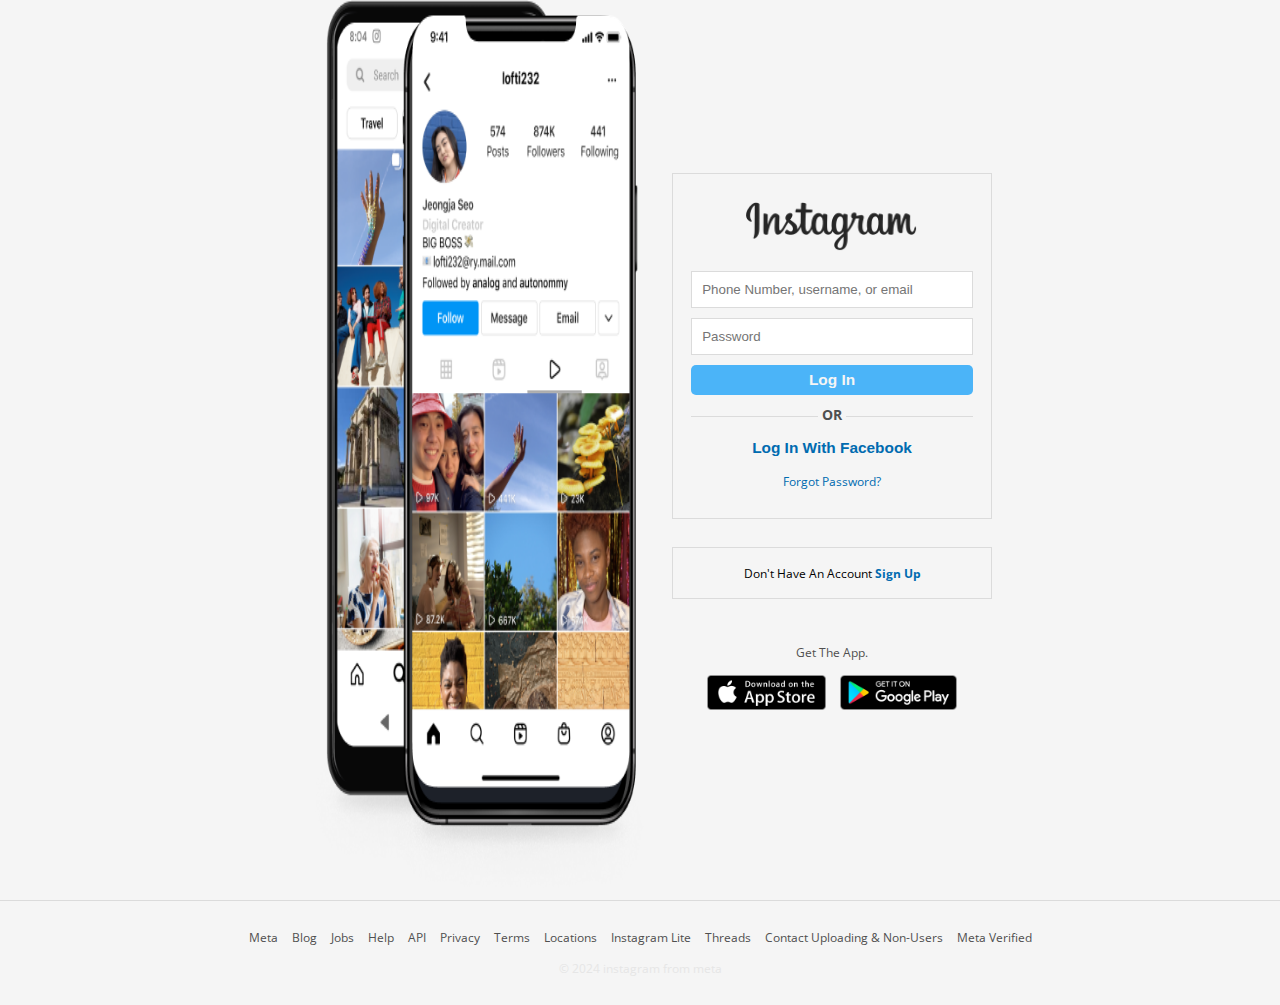
<file: login.html>
<!DOCTYPE html>
<html lang="en">
  <head>
    <meta charset="UTF-8" />
    <meta name="viewport" content="width=device-width, initial-scale=1.0" />
    <title>Login • Instagram</title>
    <!-- ====================== custom css ====================== -->
    <link rel="stylesheet" href="css/style.css" />
    <link rel="stylesheet" href="css/loginsignup.css" />
    <link rel="stylesheet" href="css/responsive.css" />
    <!-- ====================== fontawesome icons ====================== -->
    <link
      rel="stylesheet"
      href="https://cdnjs.cloudflare.com/ajax/libs/font-awesome/6.4.0/css/all.min.css"
      integrity="sha512-iecdLmaskl7CVkqkXNQ/ZH/XLlvWZOJyj7Yy7tcenmpD1ypASozpmT/E0iPtmFIB46ZmdtAc9eNBvH0H/ZpiBw=="
      crossorigin="anonymous"
      referrerpolicy="no-referrer"
    />
    <!-- ====================== favicon ====================== -->
    <link rel="icon" href="images/favicon.png" type="image/x-icon" />
  </head>
  <body>
    <div class="signup-login-main-pic-container">
      <div class="side-photo-container">
        <img
          src="images/loginpagepic1.png"
          alt="phone pic"
          class="first-signup-login-pagepic"
        />
        <img
          src="images/loginpagepic2.png"
          alt="phone pic"
          class="second-signup-login-pagepic"
        />
      </div>
      <div class="signupmaincontainer">
        <div class="signup-login-detailsbox-container">
          <div class="signupinner">
            <div class="logodiv">
              <img
                src="images/instagram-text-logo.png"
                alt="instagram text logo"
                class="instagram-text-logo"
              />
            </div>
            <form action="#" method="post" class="loginform">
              <div class="floating-labels">
                <input
                  type="text"
                  name="emailorphoneorusername"
                  placeholder="Phone Number, username, or email"
                  id="inputemailorphoneorusername"
                  class="inputfields"
                />
                <span class="input-labels"
                  >Phone Number, username, or email</span
                >
              </div>
              <div class="floating-labels passwordshowhidecontainer">
                <input
                  type="password"
                  name="userpassword"
                  placeholder="Password"
                  id="inputpassword"
                  class="inputfields inputpasswordfield"
                />
                <span class="input-labels">Password</span>
              </div>
              <button class="login-with-facebook-btn">log in</button>
            </form>
            <div class="or-div">
              <div class="rightline"></div>
              <div class="or-text">or</div>
              <div class="leftline"></div>
            </div>
            <div class="login-with-facebook-forgot-password-container">
              <button class="login-with-facebook-btn">
                <i class="fa-brands fa-facebook-square"></i> log in with
                facebook
              </button>
              <a href="#" class="forgot-password-link">forgot password?</a>
            </div>
          </div>
        </div>
        <div class="have-an-account-container">
          <p class="have-an-account-login-box">
            don't have an account <a href="signup.html" class="link">sign up</a>
          </p>
        </div>
        <div class="get-the-app-container">
          <div class="get-the-app-headline-box">
            <p class="get-the-app-headline">get the app.</p>
          </div>
          <div class="get-the-app-inner">
            <div class="appstore-box">
              <img
                src="images/appstore.png"
                alt="appstore link to download instagram app"
                class="get-the-app-pic"
              />
            </div>
            <div class="playstore-box">
              <img
                src="images/playstore.png"
                alt="google playstore link to download instagram app"
                class="get-the-app-pic"
              />
            </div>
          </div>
        </div>
      </div>
    </div>
    <footer class="footer-main-container">
      <nav class="footer-navigation">
        <ul class="nav-links">
          <li class="nav-item"><a href="#">Meta</a></li>
          <li class="nav-item"><a href="#">Blog</a></li>
          <li class="nav-item"><a href="#">Jobs</a></li>
          <li class="nav-item"><a href="#">Help</a></li>
          <li class="nav-item"><a href="#">API</a></li>
          <li class="nav-item"><a href="#">Privacy</a></li>
          <li class="nav-item"><a href="#">Terms</a></li>
          <li class="nav-item"><a href="#">Locations</a></li>
          <li class="nav-item"><a href="#">Instagram Lite</a></li>
          <li class="nav-item"><a href="#">Threads</a></li>
          <li class="nav-item">
            <a href="#">Contact Uploading & Non-Users</a>
          </li>
          <li class="nav-item"><a href="#">Meta Verified</a></li>
        </ul>
      </nav>
      <p class="copyright-text">© 2024 instagram from meta</p>
    </footer>
    <!-- ====================== custom js ====================== -->
    <script src="js/inputfields.js"></script>
    <script src="js/login.js"></script>
  </body>
</html>
</file>
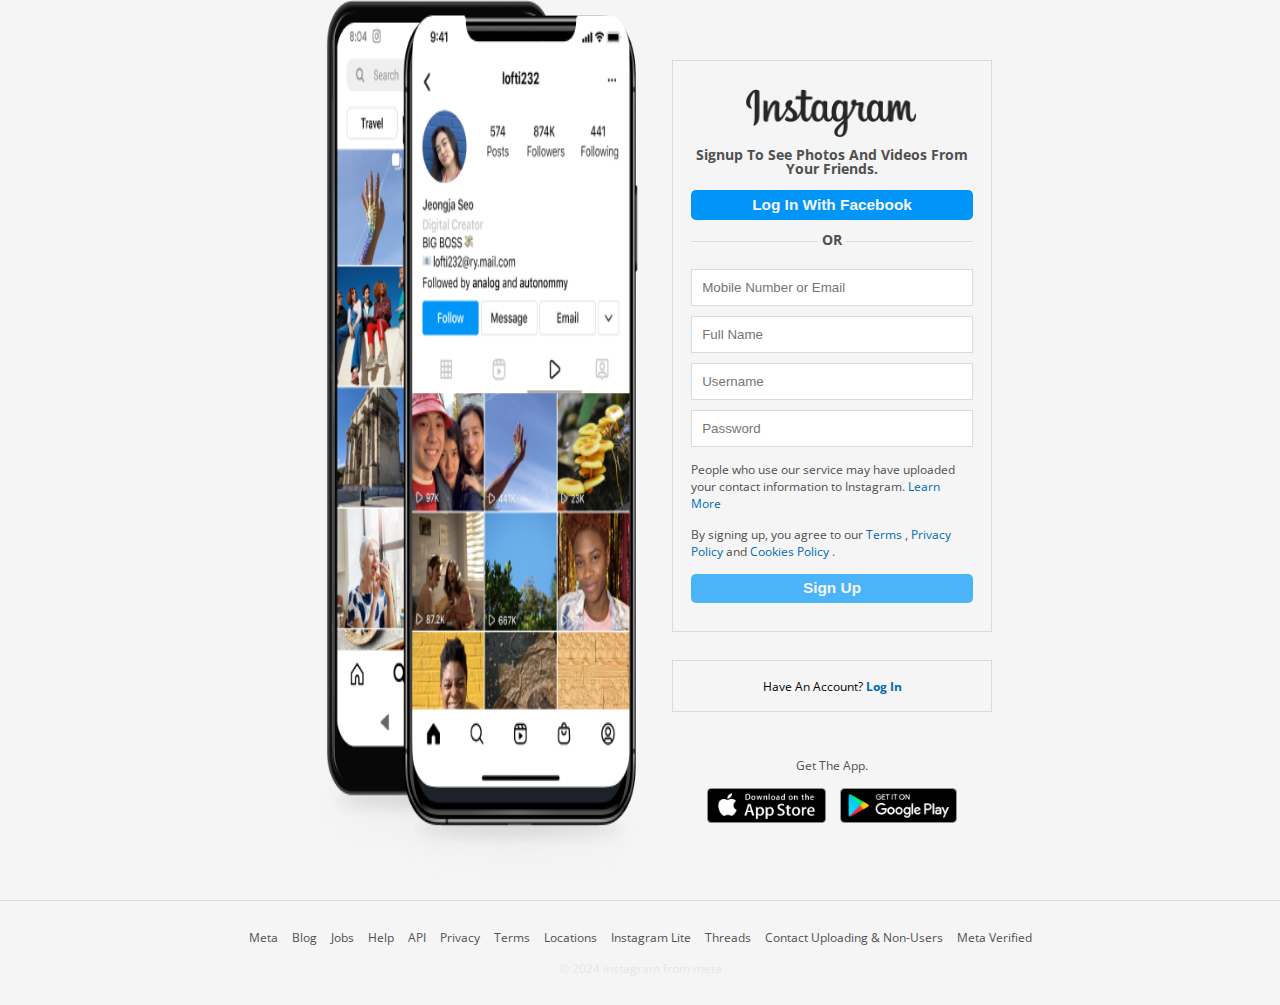
<file: signup.html>
<!DOCTYPE html>
<html lang="en">
  <head>
    <meta charset="UTF-8" />
    <meta name="viewport" content="width=device-width, initial-scale=1.0" />
    <title>Sign Up • Instagram</title>
    <!-- ====================== custom css ====================== -->
    <link rel="stylesheet" href="css/style.css" />
    <link rel="stylesheet" href="css/loginsignup.css" />
    <link rel="stylesheet" href="css/responsive.css" />
    <!-- ====================== fontawesome icons ====================== -->
    <link
      rel="stylesheet"
      href="https://cdnjs.cloudflare.com/ajax/libs/font-awesome/6.4.0/css/all.min.css"
      integrity="sha512-iecdLmaskl7CVkqkXNQ/ZH/XLlvWZOJyj7Yy7tcenmpD1ypASozpmT/E0iPtmFIB46ZmdtAc9eNBvH0H/ZpiBw=="
      crossorigin="anonymous"
      referrerpolicy="no-referrer"
    />
    <!-- ====================== favicon ====================== -->
    <link rel="icon" href="images/favicon.png" type="image/x-icon" />
  </head>
  <body>
    <div class="signup-login-main-pic-container">
      <div class="side-photo-container">
        <img
          src="images/loginpagepic1.png"
          alt="phone pic"
          class="first-signup-login-pagepic"
        />
        <img
          src="images/loginpagepic2.png"
          alt="phone pic"
          class="second-signup-login-pagepic"
        />
      </div>
      <div class="signupmaincontainer">
        <div class="signup-login-detailsbox-container">
          <div class="signupinner">
            <div class="logodiv">
              <img
                src="images/instagram-text-logo.png"
                alt="instagram text logo"
                class="instagram-text-logo"
              />
            </div>
            <div class="signupcontentbox">
              <h1 class="signupheadline">
                signup to see photos and videos from your friends.
              </h1>
              <button class="login-with-facebook-btn">
                <i class="fa-brands fa-facebook-square"></i> log in with
                facebook
              </button>
            </div>
            <div class="or-div">
              <div class="rightline"></div>
              <div class="or-text">or</div>
              <div class="leftline"></div>
            </div>
            <form action="#" method="post" class="signupform">
              <div class="floating-labels">
                <input
                  type="text"
                  name="emailorphone"
                  placeholder="Mobile Number or Email"
                  id="inputemailorphone"
                  class="inputfields"
                />
                <span class="input-labels">Mobile Number or Email</span>
              </div>
              <div class="floating-labels">
                <input
                  type="text"
                  name="fullname"
                  placeholder="Full Name"
                  id="inputname"
                  class="inputfields"
                />
                <span class="input-labels">Full Name</span>
              </div>
              <div class="floating-labels">
                <input
                  type="text"
                  name="username"
                  placeholder="Username"
                  id="inputusername"
                  class="inputfields"
                />
                <span class="input-labels">Username</span>
              </div>
              <div class="floating-labels passwordshowhidecontainer">
                <input
                  type="password"
                  name="userpassword"
                  placeholder="Password"
                  id="inputpassword"
                  class="inputfields inputpasswordfield"
                />
                <span class="input-labels">Password</span>
              </div>
              <div class="privacy-policy-terms-conditions-container">
                <p class="privacy-policy">
                  People who use our service may have uploaded your contact
                  information to Instagram.
                  <a
                    href="https://www.facebook.com/help/instagram/261704639352628"
                    class="link"
                    target="_blank"
                    >Learn More</a
                  >
                </p>
                <p class="terms-conditions">
                  By signing up, you agree to our
                  <a
                    href="https://help.instagram.com/581066165581870/?locale=en_US"
                    class="link"
                    target="_blank"
                    >Terms</a
                  >
                  ,
                  <a
                    href="https://www.facebook.com/privacy/policy"
                    class="link"
                    target="_blank"
                    >Privacy Policy</a
                  >
                  and
                  <a
                    href="https://privacycenter.instagram.com/policies/cookies/"
                    class="link"
                    target="_blank"
                    >Cookies Policy</a
                  >
                  .
                </p>
              </div>
              <button class="login-with-facebook-btn">sign up</button>
            </form>
          </div>
        </div>
        <div class="have-an-account-container">
          <p class="have-an-account-login-box">
            have an account? <a href="login.html" class="link">log in</a>
          </p>
        </div>
        <div class="get-the-app-container">
          <div class="get-the-app-headline-box">
            <p class="get-the-app-headline">get the app.</p>
          </div>
          <div class="get-the-app-inner">
            <div class="appstore-box">
              <img
                src="images/appstore.png"
                alt="appstore link to download instagram app"
                class="get-the-app-pic"
              />
            </div>
            <div class="playstore-box">
              <img
                src="images/playstore.png"
                alt="google playstore link to download instagram app"
                class="get-the-app-pic"
              />
            </div>
          </div>
        </div>
      </div>
    </div>
    <footer class="footer-main-container">
      <nav class="footer-navigation">
        <ul class="nav-links">
          <li class="nav-item"><a href="#">Meta</a></li>
          <li class="nav-item"><a href="#">Blog</a></li>
          <li class="nav-item"><a href="#">Jobs</a></li>
          <li class="nav-item"><a href="#">Help</a></li>
          <li class="nav-item"><a href="#">API</a></li>
          <li class="nav-item"><a href="#">Privacy</a></li>
          <li class="nav-item"><a href="#">Terms</a></li>
          <li class="nav-item"><a href="#">Locations</a></li>
          <li class="nav-item"><a href="#">Instagram Lite</a></li>
          <li class="nav-item"><a href="#">Threads</a></li>
          <li class="nav-item">
            <a href="#">Contact Uploading & Non-Users</a>
          </li>
          <li class="nav-item"><a href="#">Meta Verified</a></li>
        </ul>
      </nav>
      <p class="copyright-text">© 2024 instagram from meta</p>
    </footer>
    <!-- ====================== custom js ====================== -->
    <script src="js/inputfields.js"></script>
    <script src="js/signup.js"></script>
  </body>
</html>
</file>
<file: css/style.css>
/* =============================== google fonts =============================== */
@import url("https://fonts.googleapis.com/css2?family=Open+Sans:wght@300;400;500;600;700;800&display=swap");

/* =============================== root variables =============================== */
:root {
  /* ====================== colors ====================== */
  --primary-black: #000000;
  --primary-white: #f5f5f5;
  --secondary-white: #e6e6e6;
  --lightgrey: rgba(255, 255, 255, 0.1);
  --darkgrey: #4f4f4f;
  --feedtext: #a8a8a8;
  --blue: #006bb0;
  --loginsignupline: #dbdbdb;
  --lightblue: #0095f6;
  --popup: #262626;
  --popuptext: #e7e7e7;
  --lineargradient: 120deg, #8a3af6, #ffc344, #ec7835, #fb367c;
  /* ====================== border radius ====================== */
  --card-border-radius: 2rem;
  --border-radius-1: 0.4rem;
  --border-radius-2: 0.8rem;
  --border-radius-3: 1.2rem;
  /* ====================== padding ====================== */
  --card-padding: 1.8rem;
  --padding-1: 1.2rem;
  /* ====================== box shadow ====================== */
  --box-shadow: 0 2rem 3rem var(--feedtext);
}

* {
  margin: 0;
  padding: 0;
  box-sizing: border-box;
  /* appearance: none; */
  text-decoration: none;
  list-style-type: none;
  outline: 0;
  border: 0;
}

html {
  font-size: 14px;
}

body {
  width: 100vw;
  height: 100vh;
  font-family: "Open Sans", sans-serif;
  font-size: 0.88rem;
  user-select: none;
  /* overflow-x: hidden; */
  background: var(--primary-black);
  color: var(--primary-white);
}

body.active {
  overflow: hidden;
}

a {
  color: var(--primary-white);
}

img {
  display: block;
  width: 100%;
}

h1 {
  font-weight: 800;
  font-size: 1.8rem;
}

h2 {
  font-size: 1.4rem;
}

h3 {
  font-size: 0.87rem;
}

h4 {
  font-size: 0.8rem;
}

h5 {
  font-size: 0.77rem;
}

p {
  color: var(--secondary-white);
}

.parentcontainer {
  display: grid;
  grid-template-columns: 1fr auto 1fr;
  gap: 1rem;
  width: 100%;
  margin: 0 auto;
  position: relative;
}

/* ====================== sidebar menu ====================== */

.sidebarmenu {
  min-width: 22vw;
  border-right: 1px solid var(--lightgrey);
  height: 100vh;
  position: relative;
}

.sidebarmenuinner {
  /* border-right: 1px solid var(--lightgrey); */
  padding: var(--card-border-radius) var(--card-padding);
  min-width: 22vw;
  position: fixed;
}

.sidebarinstagramlogo {
  position: relative;
  left: 1em;
}

.sidebarlinkscontainer {
  padding: var(--card-border-radius) 0 0;
  display: flex;
  flex-direction: column;
  gap: 0.4rem;
}

.sidebarlinks {
  display: flex;
  align-items: center;
  gap: 1rem;
  transition: all 0.3s ease;
  padding: var(--border-radius-2);
  border-radius: 10px;
}

#logoutbtn:hover,
.sidebarlinks:hover {
  background: var(--lightgrey);
}

.sidebarlinks .photobox .profilepic {
  height: 2rem;
  width: 2rem;
  border-radius: 50px;
  border: 2px solid var(--primary-black);
}

.loggedinuserprofilecontainer .photobox .profilepic {
  height: 3rem;
  width: 3rem;
  border-radius: 50px;
  border: 2px solid var(--primary-black);
}

.sidebarlinktext {
  font-size: 1.2rem;
  font-weight: normal;
  text-transform: capitalize;
}

.activetab {
  font-weight: 700;
}

.moreoptionspopupcontainer {
  display: none;
  background-color: var(--popup);
  color: var(--popuptext);
  padding: var(--border-radius-3);
  border-radius: 20px;
  position: fixed;
  bottom: 6rem;
  left: 2rem;
}

.moreoptionspopupcontainer.openclose {
  display: block;
}

.moreoptionspopupcontainer .sidebarlinktext {
  font-size: 0.9rem;
}

.popuptopbottombars {
  margin: 1rem auto;
}

.popuptopbottombars::before {
  content: "";
  background-color: var(--darkgrey);
  height: 3px;
  width: 100%;
  display: block;
  position: absolute;
  bottom: 7rem;
  left: 0;
}

.popuptopbottombars::after {
  content: "";
  background-color: var(--darkgrey);
  height: 3px;
  width: 100%;
  display: block;
  position: absolute;
  bottom: 11rem;
  left: 0;
}

/* ====================== sidebar menu ====================== */
.feedsidebarsection {
  height: 100vh;
  border-left: 1px solid var(--lightgrey);
  padding: var(--card-border-radius) var(--card-padding);
  position: relative;
  min-width: 26vw;
}

.loggedinuserprofilecontainer,
.usersuggestion-profilecard {
  display: flex;
  align-items: center;
  justify-content: space-between;
}

.loggedin-userdetails-container {
  display: flex;
  align-items: center;
  gap: 10px;
}

.logoutswitchprofile {
  color: var(--blue);
  font-weight: bold;
  text-transform: capitalize;
  transition: all 0.3s ease;
}

.logoutswitchprofile:hover {
  color: var(--primary-white);
}

.loggedinusernametitle {
  color: var(--feedtext);
  text-transform: capitalize;
  font-size: 0.9rem;
  font-weight: 600;
  cursor: text;
}

.loggedinusername {
  font-size: 1rem;
  cursor: pointer;
}

.usersuggestionprofilescontainer {
  margin: var(--card-border-radius) 0;
}

.usersuggestionprofileheadline {
  display: flex;
  align-items: center;
  justify-content: space-between;
}

.usersuggestionheadline {
  color: var(--feedtext);
  text-transform: capitalize;
  font-weight: bold;
  font-size: 0.9rem;
}

.seeallbtn {
  font-weight: bold;
  text-transform: capitalize;
  transition: all 0.3s ease;
}

.seeallbtn:hover {
  color: var(--feedtext);
}

.users-suggestion-profile-container {
  display: flex;
  flex-direction: column;
  gap: 2rem;
}

.users-suggestion-profile-container .loggedinusernametitle {
  font-size: 0.8rem;
}

.navigationlinkscontainer {
  padding: var(--card-border-radius) 0;
  /* position: absolute;
  bottom: 0; */
  display: flex;
  flex-direction: column;
  gap: 2rem;
}

.navlinksul {
  display: flex;
  white-space: nowrap;
  gap: 0 18px;
  flex-wrap: wrap;
  align-items: center;
}

.navlinkli:hover {
  text-decoration: underline;
}

.navlinkli {
  color: var(--feedtext);
  list-style-type: circle;
}

.navlinktext {
  color: var(--feedtext);
  text-transform: capitalize;
  font-size: 0.8rem;
}

.copyrightheadline {
  text-transform: uppercase;
  color: var(--feedtext);
}

.usersuggestion-profiledetails-cards {
  padding: var(--border-radius-3);
  border: 2px solid var(--lightgrey);
  border-radius: 10px;
  display: flex;
  flex-direction: column;
  gap: 2rem;
  width: 100%;
  position: relative;
  /* right: 1.3rem; */
  display: none;
  z-index: 1;
  background: var(--primary-black);
  margin: 0 auto;
}

.suggested-user-activity {
  display: flex;
  gap: 1rem;
  flex-direction: column;
}

.usersuggestion-profiledetails-container {
  display: flex;
  align-items: center;
  gap: 1rem;
}

.followers-activity-details-container {
  display: grid;
  grid-template-columns: repeat(3, 1fr);
  place-items: center;
}

.followers-activity-details-container::before {
  content: "";
  display: block;
  width: 100%;
  height: 1px;
  background-color: var(--darkgrey);
  /* border: 1px solid var(--darkgrey); */
  position: absolute;
  top: 5rem;
}

.followers-activity-details-container::after {
  content: "";
  display: block;
  width: 100%;
  height: 1px;
  background-color: var(--darkgrey);
  /* border: 1px solid var(--darkgrey); */
  position: absolute;
  top: 9rem;
}

.suggested-users-posts,
.suggested-users-following,
.suggested-users-followers {
  text-align: center;
  text-transform: capitalize;
}

.userpicscontainer {
  display: grid;
  grid-template-columns: repeat(3, 1fr);
  place-content: center;
  gap: 5px;
}

.userprofilepic {
  height: 100%;
  width: 100%;
}

.followbtn {
  background: var(--blue);
  padding: var(--border-radius-2);
  border-radius: 5px;
  text-transform: capitalize;
  color: var(--primary-white);
  font-weight: bold;
  cursor: pointer;
  display: flex;
  align-items: center;
  justify-content: center;
  gap: 5px;
  margin: 1rem 0;
  width: 100%;
}

#firstprofileusernamedetails.showhide,
#secondprofileusernamedetails.showhide,
#thirdprofileusernamedetails.showhide,
#fourthprofileusernamedetails.showhide {
  display: flex;
  transition: all 0.3s ease;
}

.usersuggestion-profilecard .photobox {
  border-radius: 50%;
  /* background: linear-gradient(var(--lineargradient)); */
  padding: 1px;
  display: flex;
  align-items: center;
  justify-content: center;
  height: 3.3rem;
  width: 3.3rem;
}

.usersuggestion-profilecard .photobox .profilepic {
  height: 3rem;
  width: 3rem;
  border: 1px solid var(--primary-black);
  border-radius: 50px;
}

/* ====================== feed content main section ====================== */
.feedcontentmaincontainer {
  padding: var(--card-border-radius) var(--card-padding);
  min-width: 50vw;
}

.story-scroll-container {
  /* border: 1px solid white; */
  display: flex;
  align-items: center;
  justify-content: space-between;
  position: relative;
  overflow: hidden;
  padding: 2rem 0;
  margin: 0 0 2rem;
}

.stories-container {
  display: flex;
  align-items: center;
  justify-content: flex-start;
  gap: 10px;
  position: absolute;
  left: 0;
  transition: all 0.3s ease;
}

.story .photobox {
  height: 4rem;
  width: 4rem;
  border-radius: 50%;
  background: linear-gradient(var(--lineargradient));
  padding: 1px;
  display: flex;
  align-items: center;
  justify-content: center;
}

.suggested-user-activity .photobox .profilepic,
.story .photobox .profilepic {
  height: 3.7rem;
  width: 3.7rem;
  border-radius: 50px;
  border: 2px solid var(--primary-black);
}

.storyscrollbtns {
  background: #fff;
  color: #999;
  border-radius: 50%;
  padding: 3px 7px;
  cursor: pointer;
  z-index: 1;
  box-shadow: 0 0 10px #999;
  position: relative;
  bottom: 0.5rem;
  border: none;
  margin: 0 1rem;
}

.story .storyusername {
  white-space: nowrap;
  width: 4rem;
  overflow: hidden;
  text-overflow: ellipsis;
  font-weight: normal;
}

.posts-container {
  /* min-height: 100vh; */
  width: 80%;
  display: flex;
  flex-direction: column;
  align-items: center;
  justify-content: center;
  margin: 0 auto;
  gap: 2rem;
}

.posts {
  border-bottom: 1px solid var(--popup);
}

.posts-maincontent-container {
  display: flex;
  flex-direction: column;
  gap: 1rem;
}

.posted-userdetails-container {
  display: flex;
  align-items: center;
  justify-content: space-between;
}

.posted-userdetails-box {
  display: flex;
  align-items: center;
  justify-content: center;
  gap: 10px;
}

.posted-userdetails-box .photobox .profilepic {
  height: 3rem;
  width: 3rem;
  border-radius: 50px;
}

.usersfeedcontentpost .userfeedpic {
  width: 35vw;
  height: auto;
  border: 2px solid var(--popup);
  border-radius: 5px;
}

.userdetails-inner-box .location {
  text-transform: capitalize;
}

.timestamp {
  color: var(--feedtext);
  font-weight: bold;
}

.timestamp::before {
  content: ".";
  position: relative;
  bottom: 0.1rem;
}

.posted-userdetails-box .photobox {
  height: 3.2rem;
  width: 3.2rem;
  border-radius: 50%;
  background: linear-gradient(var(--lineargradient));
  padding: 1px;
  display: flex;
  align-items: center;
  justify-content: center;
  cursor: pointer;
}

.post-activity-container {
  display: flex;
  align-items: center;
  justify-content: space-between;
}

.post-activity-inner-container {
  display: flex;
  align-items: center;
  justify-content: center;
  gap: 10px;
}

.posts-otheroptions-container svg,
.likeicon,
.commenticon,
.shareicon,
.saveicon {
  cursor: pointer;
}

.likeicon i {
  font-size: var(--card-padding);
  color: var(--primary-white);
}

.likeicon i.fa-solid {
  color: crimson;
  transition: all 0.4s ease-in-out;
  transform: scale(1.1);
}

.relateduser-likedby-activity,
.user-post-caption-container {
  display: flex;
  align-items: center;
}

.usercaptiontext {
  text-transform: capitalize;
  font-size: 0.9rem;
  font-weight: 600;
  cursor: text;
}

.captions-otherdetails-container {
  display: flex;
  flex-direction: column;
  gap: 5px;
}

.post-comment-input-container {
  position: relative;
}

.post-comment-inputfield {
  width: 100%;
  background: var(--primary-black);
  color: var(--primary-white);
  /* border-bottom: 1px solid var(--feedtext); */
  padding: 0 0 15px;
}

.postcommentsbtn {
  background: transparent;
  color: var(--blue);
  font-weight: bold;
  text-transform: capitalize;
  position: absolute;
  right: 0;
  bottom: 15px;
  display: none;
  cursor: pointer;
  transition: all 0.3s ease;
}

.postcommentsbtn:hover {
  color: var(--primary-white);
}

.commentsheadline {
  text-transform: capitalize;
  color: var(--feedtext);
  font-weight: 500;
  cursor: pointer;
}

#logoutbtn {
  background: var(--popup);
  color: var(--popuptext);
  text-transform: capitalize;
  cursor: pointer;
  width: 100%;
}

.overlay-container {
  position: fixed;
  top: 0;
  left: 0;
  width: 100%;
  height: 100%;
  background: rgba(0, 0, 0, 0.5);
  backdrop-filter: blur(10px);
  display: none;
  z-index: 2;
}

/* .overlay-content {
  position: relative;
} */

.crossicon-overlay {
  position: absolute;
  right: 2rem;
  top: 2rem;
  cursor: pointer;
}

.createpost-popupcontainer {
  position: absolute;
  top: 50%;
  left: 50%;
  transform: translate(-50%, -50%);
  background: var(--popup);
  color: var(--popuptext);
  border-radius: var(--border-radius-3);
  /* padding: 0 var(--border-radius-3); */
  min-width: 50vw;
}

.createpost-popupcontent {
  display: flex;
  align-items: center;
  justify-content: center;
  width: 100%;
  gap: 2rem;
}

.createpost-popupcontent .profilepic {
  height: 2rem;
  width: 2rem;
  border-radius: 50px;
}

.createpost-popup-header {
  display: flex;
  align-items: center;
  justify-content: space-between;
  border-bottom: 1px solid var(--lightgrey);
  padding: var(--border-radius-2) var(--border-radius-3);
}

#inputpostcaption {
  background: var(--popup);
  color: var(--popuptext);
  padding: 5px 8px;
  display: block;
  width: 100%;
  resize: none;
  border-radius: var(--border-radius-3);
}

#input-post-location-address {
  background: var(--popup);
  color: var(--popuptext);
  padding: 5px 8px;
  width: 100%;
}

.postcaption-maincontainer .userdetails-container {
  display: flex;
  align-items: center;
  gap: 10px;
}

.postcaption-maincontainer {
  display: flex;
  flex-direction: column;
  gap: 10px;
  padding: var(--border-radius-2) 0;
  width: 25vw;
}

.inputfile-postcontainer {
  display: block;
  width: 25vw;
}

.inputfilecontainer {
  display: flex;
  align-items: center;
  justify-content: center;
}

#sharepostbtn {
  background: transparent;
  color: var(--blue);
  font-weight: bold;
  text-transform: capitalize;
  cursor: pointer;
  transition: all 0.3s ease;
}

#sharepostbtn:hover {
  color: var(--primary-white);
}

.fake-inputfile-btn {
  background: var(--lightblue);
  color: var(--primary-white);
  text-transform: capitalize;
  padding: 8px 10px;
  border-radius: 10px;
  font-weight: bold;
  cursor: pointer;
}

.selectedimagefilepost {
  border-radius: 0 0 0 var(--border-radius-3);
  height: 100%;
  width: 100%;
}

.inputfields {
  position: relative;
}

.inputfields svg {
  position: absolute;
  right: 10px;
  top: 5px;
}

.all-caughtup-posts-container {
  padding: var(--card-border-radius);
  border-bottom: 1px solid var(--popup);
  width: 80%;
  display: flex;
  align-items: center;
  justify-content: center;
  flex-direction: column;
  gap: 10px;
  margin: 0 auto;
}

.all-caughtup-posts-container .allposts-caughtup-pic {
  height: auto;
  width: 7rem;
  /* display: block;
  margin: 0 auto; */
}

.allposts-caughtup-headline {
  font-weight: normal;
  text-transform: capitalize;
  text-align: center;
}

.allposts-caughtup-description {
  color: var(--feedtext);
  text-transform: capitalize;
  font-weight: 500;
}

.viewolderpostslinks {
  display: block;
  color: var(--blue);
  font-weight: bold;
  text-transform: capitalize;
}
</file>
<file: css/loginsignup.css>
body {
  background: var(--primary-white);
  color: var(--primary-black);
}

.signup-login-main-pic-container {
  display: flex;
  align-items: center;
  justify-content: center;
}

.side-photo-container {
  display: flex;
  align-items: center;
  justify-content: center;
  position: relative;
}

.first-signup-login-pagepic {
  height: 100vh;
  width: 30vw;
}

.second-signup-login-pagepic {
  height: 86vh;
  width: 17vw;
  position: absolute;
  right: 3rem;
  top: 1rem;
}

.signupmaincontainer {
  /* position: absolute;
  top: 50%;
  left: 50%;
  transform: translate(-50%, -50%); */
  display: flex;
  flex-direction: column;
  align-items: center;
  justify-content: center;
  gap: 2rem;
  padding: var(--border-radius-3) 0;
}

.signup-login-detailsbox-container {
  display: flex;
  align-items: center;
  justify-content: center;
  flex-direction: column;
  /* position: absolute;
  top: 50%;
  left: 50%;
  transform: translate(-50%, -50%); */
  border: 1px solid var(--loginsignupline);
  padding: var(--card-border-radius);
  max-width: 25vw;
}

.signupinner {
  display: flex;
  flex-direction: column;
  align-items: center;
  justify-content: center;
  gap: 10px;
}

.instagram-text-logo {
  height: 4em;
  width: 14em;
}

.signupheadline {
  color: var(--darkgrey);
  font-weight: 700;
  text-transform: capitalize;
  line-height: 1;
  text-align: center;
  font-size: 1rem;
}

.login-with-facebook-btn {
  background: var(--lightblue);
  color: var(--primary-white);
  padding: var(--border-radius-1) var(--border-radius-3);
  border-radius: 5px;
  text-transform: capitalize;
  font-weight: bold;
  cursor: pointer;
  /* display: block;
  margin: 0 auto; */
  width: 100%;
  font-size: 1.1rem;
}

.signupcontentbox {
  display: flex;
  flex-direction: column;
  gap: 1rem;
}

.or-div {
  position: relative;
  width: 100%;
  text-align: center;
}

.or-div .or-text {
  color: var(--darkgrey);
  font-weight: bold;
  font-size: 1rem;
  cursor: text;
  text-transform: uppercase;
}

.or-div .rightline {
  background: var(--loginsignupline);
  height: 1px;
  width: 45%;
  position: absolute;
  bottom: 0.5rem;
  right: 0;
}

.or-div .leftline {
  background: var(--loginsignupline);
  height: 1px;
  width: 45%;
  position: absolute;
  bottom: 0.5rem;
  left: 0;
}

.floating-labels {
  position: relative;
  margin: 10px 0;
}

.inputfields {
  width: 22vw;
  border: 1px solid var(--loginsignupline);
  padding: 10px;
}

.inputfields:focus {
  border: 1px solid var(--feedtext);
}

/* #inputemailorphoneorusername.errorinputemailorphoneorusername,
#inputemailorphone.errorinputemailorphone,
#inputname.errorinputname,
#inputusername.errorinputusername,
#inputpassword.errorinputpassword {
  border: 1px solid crimson;
} */

.input-labels {
  position: relative;
  left: 1em;
  font-size: 1em;
  color: var(--darkgrey);
  bottom: 2.3em;
  display: none;
}

.showhidepasswordbtn {
  background: transparent;
  color: var(--darkgrey);
  font-weight: bold;
  text-transform: capitalize;
  position: absolute;
  right: 1rem;
  top: 0.7rem;
  cursor: pointer;
  display: none;
}

.showhidepasswordbtn:hover {
  color: var(--feedtext);
}

.input-labels.focused {
  position: relative;
  font-size: 0.9em;
  bottom: 3.5em;
  display: inline-block;
}

.privacy-policy-terms-conditions-container {
  display: flex;
  flex-direction: column;
  gap: 1rem;
  margin: 1rem auto;
}

.footer-main-container .nav-links .nav-item a,
.signupmaincontainer p {
  color: var(--darkgrey);
}

.link {
  color: var(--blue);
}

.floating-labels + .login-with-facebook-btn,
.privacy-policy-terms-conditions-container + .login-with-facebook-btn {
  background-color: #4bb4f8;
}

.have-an-account-container {
  border: 1px solid var(--loginsignupline);
  padding: var(--border-radius-3);
  min-width: 25vw;
  text-align: center;
}

.have-an-account-container p {
  color: var(--primary-black);
  text-transform: capitalize;
}

.have-an-account-container a {
  font-weight: bold;
}

.get-the-app-container {
  display: flex;
  flex-direction: column;
  align-items: center;
  justify-content: center;
  gap: 1rem;
  /* border: 1px solid var(--loginsignupline); */
  padding: var(--border-radius-3);
  min-width: 25vw;
}

.get-the-app-inner {
  display: flex;
  align-items: center;
  justify-content: center;
  gap: 1rem;
}

.get-the-app-pic {
  height: 2.5rem;
  width: auto;
  cursor: pointer;
}

.get-the-app-headline {
  color: var(--primary-black);
  text-transform: capitalize;
}

.footer-main-container {
  border-top: 1px solid var(--loginsignupline);
  width: 100%;
  padding: var(--card-border-radius);
  display: flex;
  flex-direction: column;
  align-items: center;
  justify-content: center;
  gap: 1rem;
}

.footer-main-container .nav-links {
  display: flex;
  align-items: center;
  justify-content: center;
  gap: 1rem;
}

.footer-main-container .nav-links .nav-item {
  color: var(--darkgrey);
  list-style-type: none;
}

.login-with-facebook-forgot-password-container {
  display: flex;
  align-items: center;
  justify-content: center;
  flex-direction: column;
  gap: 10px;
}

.login-with-facebook-forgot-password-container .login-with-facebook-btn {
  background: transparent;
  color: var(--blue);
}

.forgot-password-link {
  color: var(--blue);
  text-transform: capitalize;
}
</file>
<file: css/responsive.css>
@media only screen and (min-width: 320px) and (max-width: 480px) {
  .signup-login-main-pic-container {
    display: flex;
    align-items: center;
    justify-content: center;
  }

  .side-photo-container {
    display: none;
  }

  .signup-login-detailsbox-container {
    max-width: 23em;
  }

  .floating-labels {
    width: 100%;
  }

  .inputfields {
    width: 100%;
    border: 1px solid var(--loginsignupline);
    padding: 10px;
  }

  .footer-main-container {
    border-top: 1px solid var(--loginsignupline);
    width: 100%;
    padding: var(--border-radius-1);
    display: flex;
    flex-direction: column;
    align-items: center;
    justify-content: center;
  }

  .footer-main-container .nav-links {
    display: flex;
    align-items: center;
    justify-content: center;
    flex-wrap: wrap;
    gap: 10px;
  }
}

@media only screen and (min-width: 481px) and (max-width: 768px) {
  .signup-login-main-pic-container {
    display: flex;
    align-items: center;
    justify-content: center;
  }

  .side-photo-container {
    display: none;
  }

  .signup-login-detailsbox-container {
    max-width: 23em;
  }

  .floating-labels {
    width: 100%;
  }

  .inputfields {
    width: 100%;
    border: 1px solid var(--loginsignupline);
    padding: 10px;
  }

  .footer-main-container {
    border-top: 1px solid var(--loginsignupline);
    width: 100%;
    padding: var(--border-radius-1);
    display: flex;
    flex-direction: column;
    align-items: center;
    justify-content: center;
  }

  .footer-main-container .nav-links {
    display: flex;
    align-items: center;
    justify-content: center;
    flex-wrap: wrap;
    gap: 10px;
  }
}

@media only screen and (min-width: 769px) and (max-width: 992px) {
  .signup-login-main-pic-container {
    display: flex;
    align-items: center;
    justify-content: center;
  }

  .side-photo-container {
    display: none;
  }

  .signup-login-detailsbox-container {
    max-width: 23em;
  }

  .floating-labels {
    width: 100%;
  }

  .inputfields {
    width: 100%;
    border: 1px solid var(--loginsignupline);
    padding: 10px;
  }

  .footer-main-container {
    border-top: 1px solid var(--loginsignupline);
    width: 100%;
    padding: var(--border-radius-1);
    display: flex;
    flex-direction: column;
    align-items: center;
    justify-content: center;
  }

  .footer-main-container .nav-links {
    display: flex;
    align-items: center;
    justify-content: center;
    flex-wrap: wrap;
    gap: 10px;
  }
}
</file>
